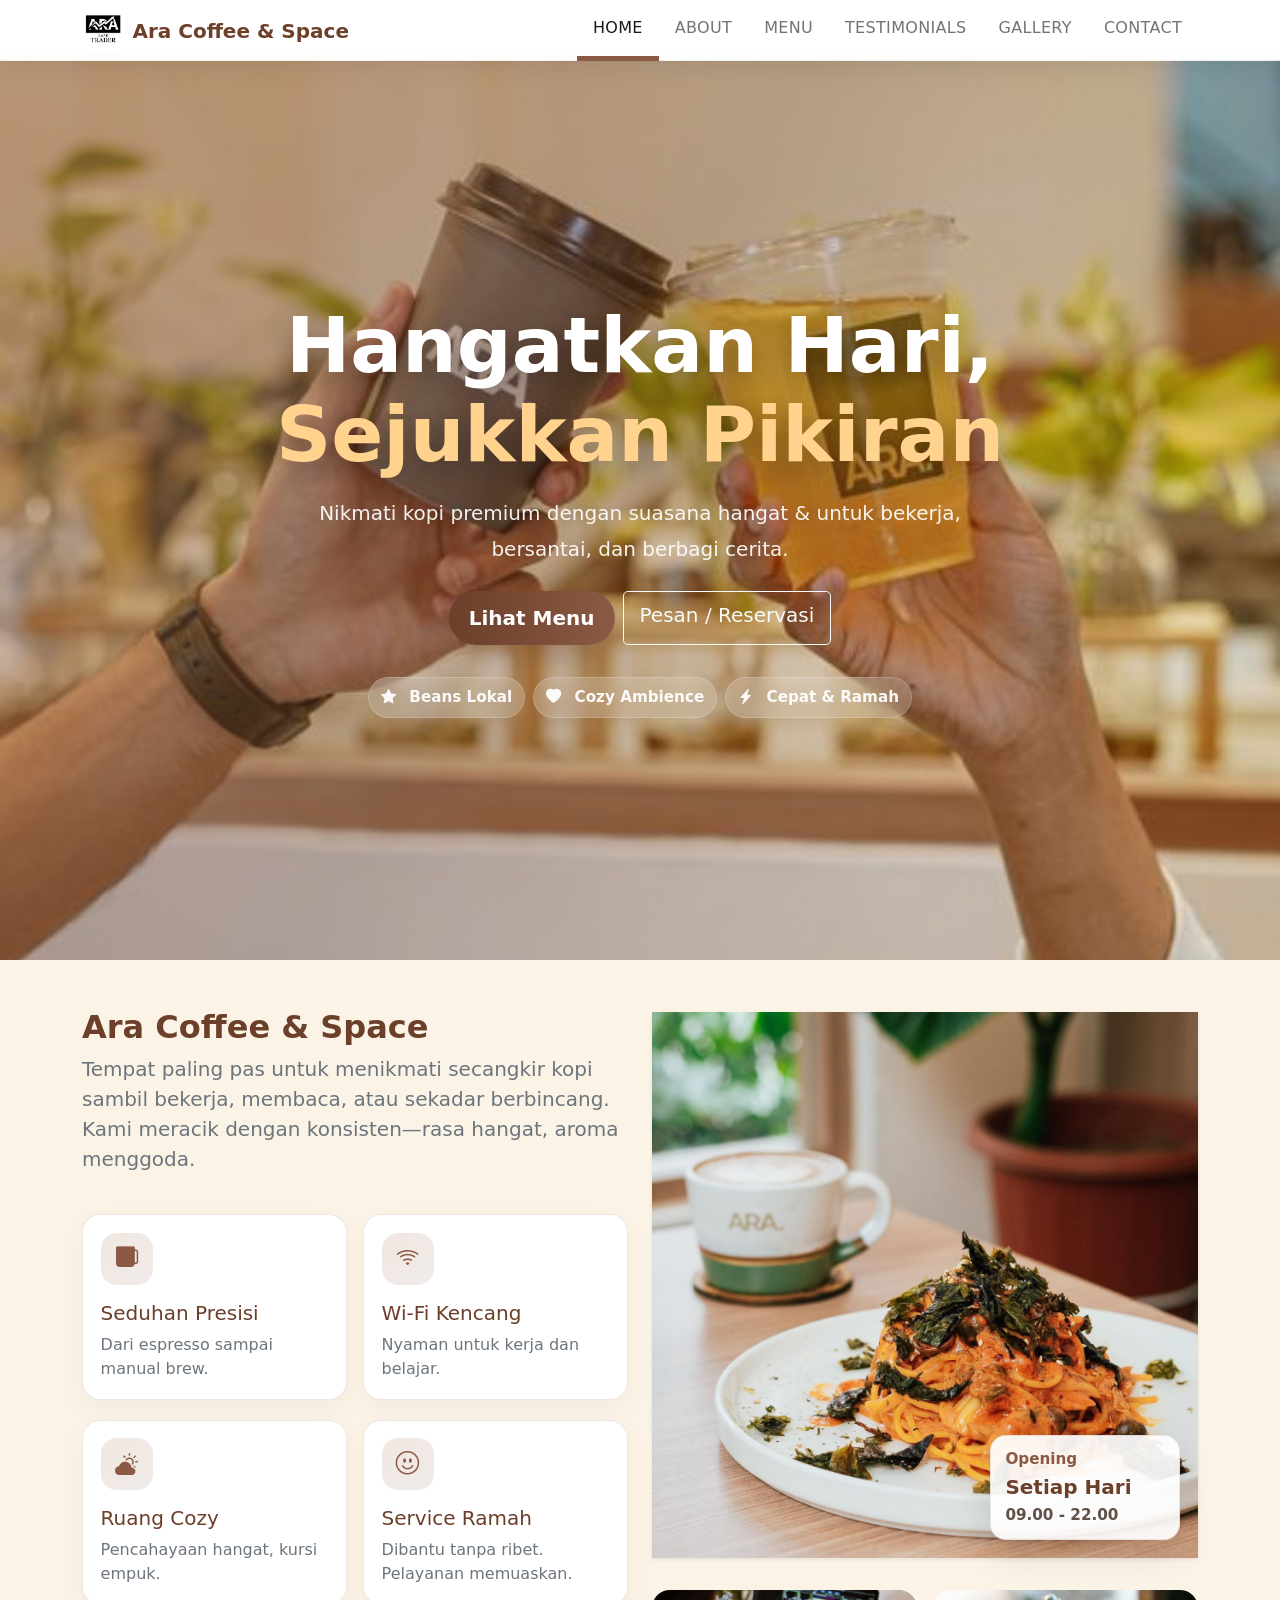
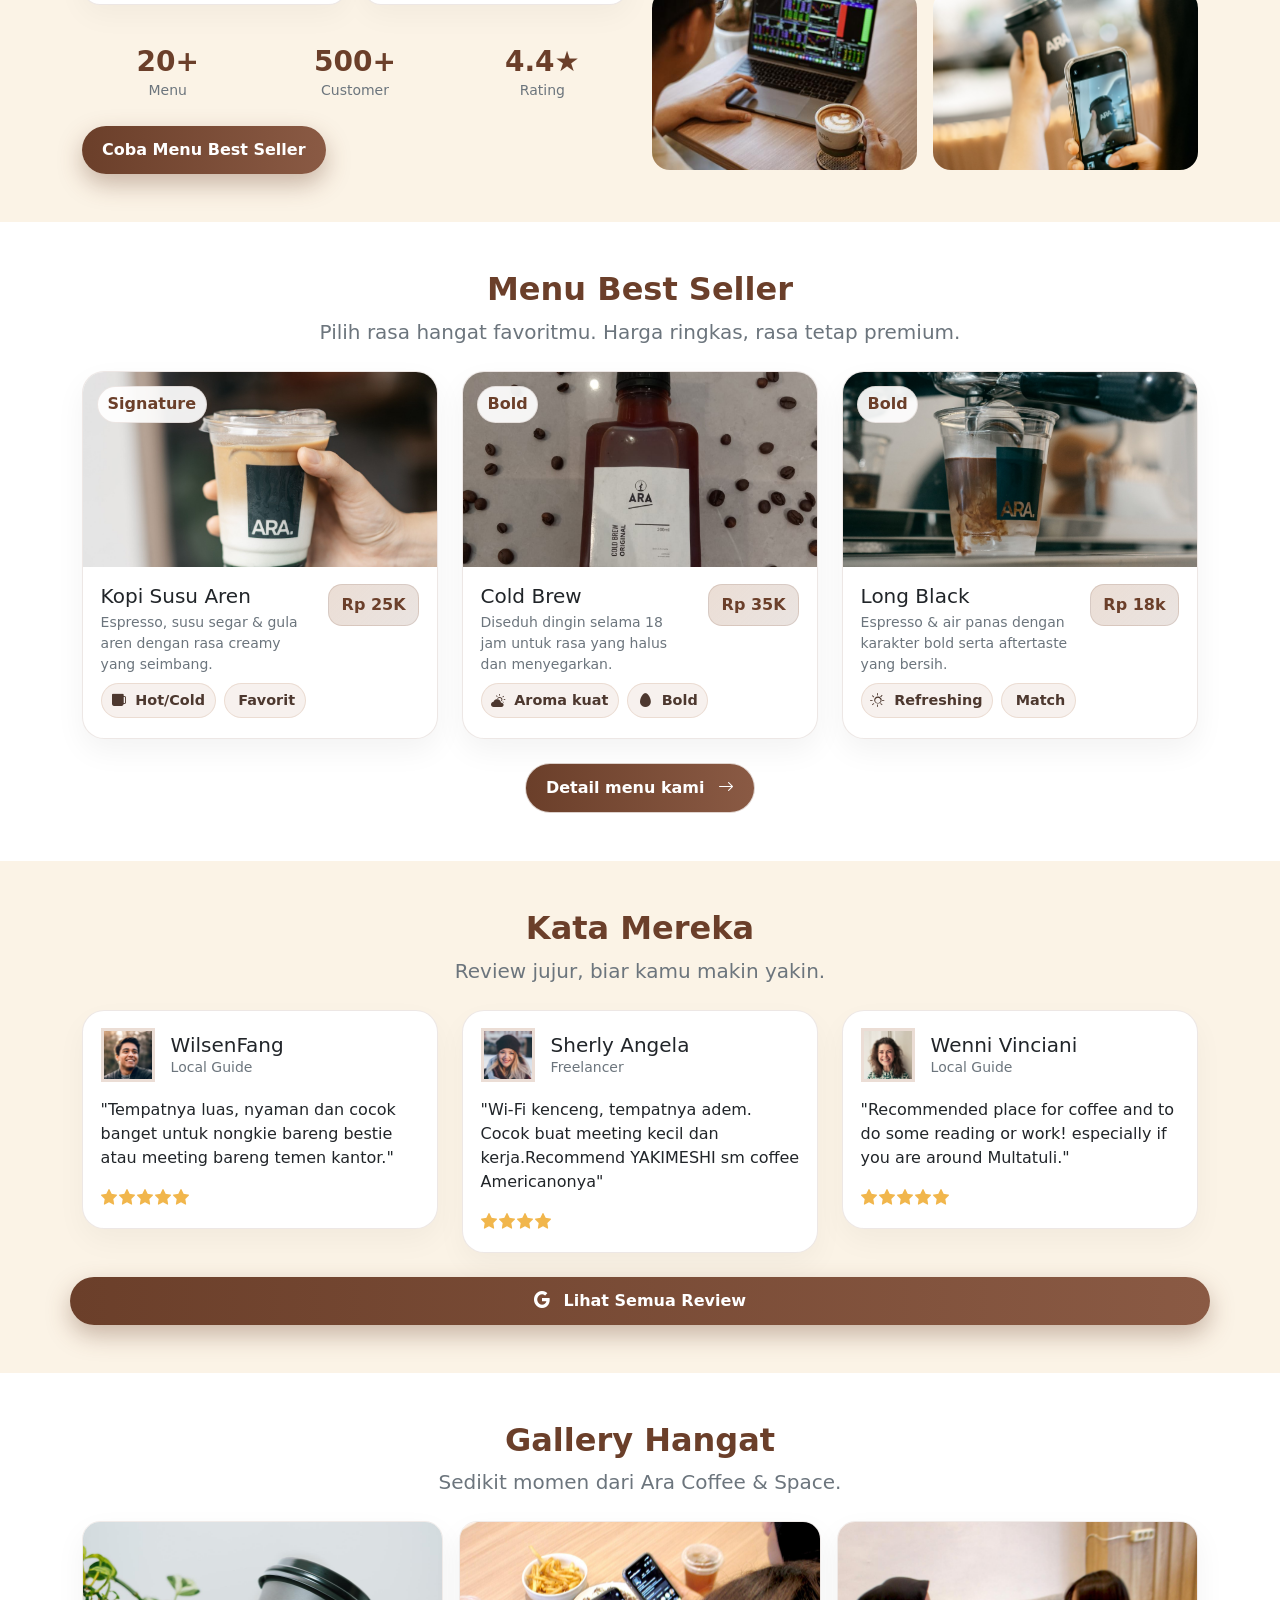
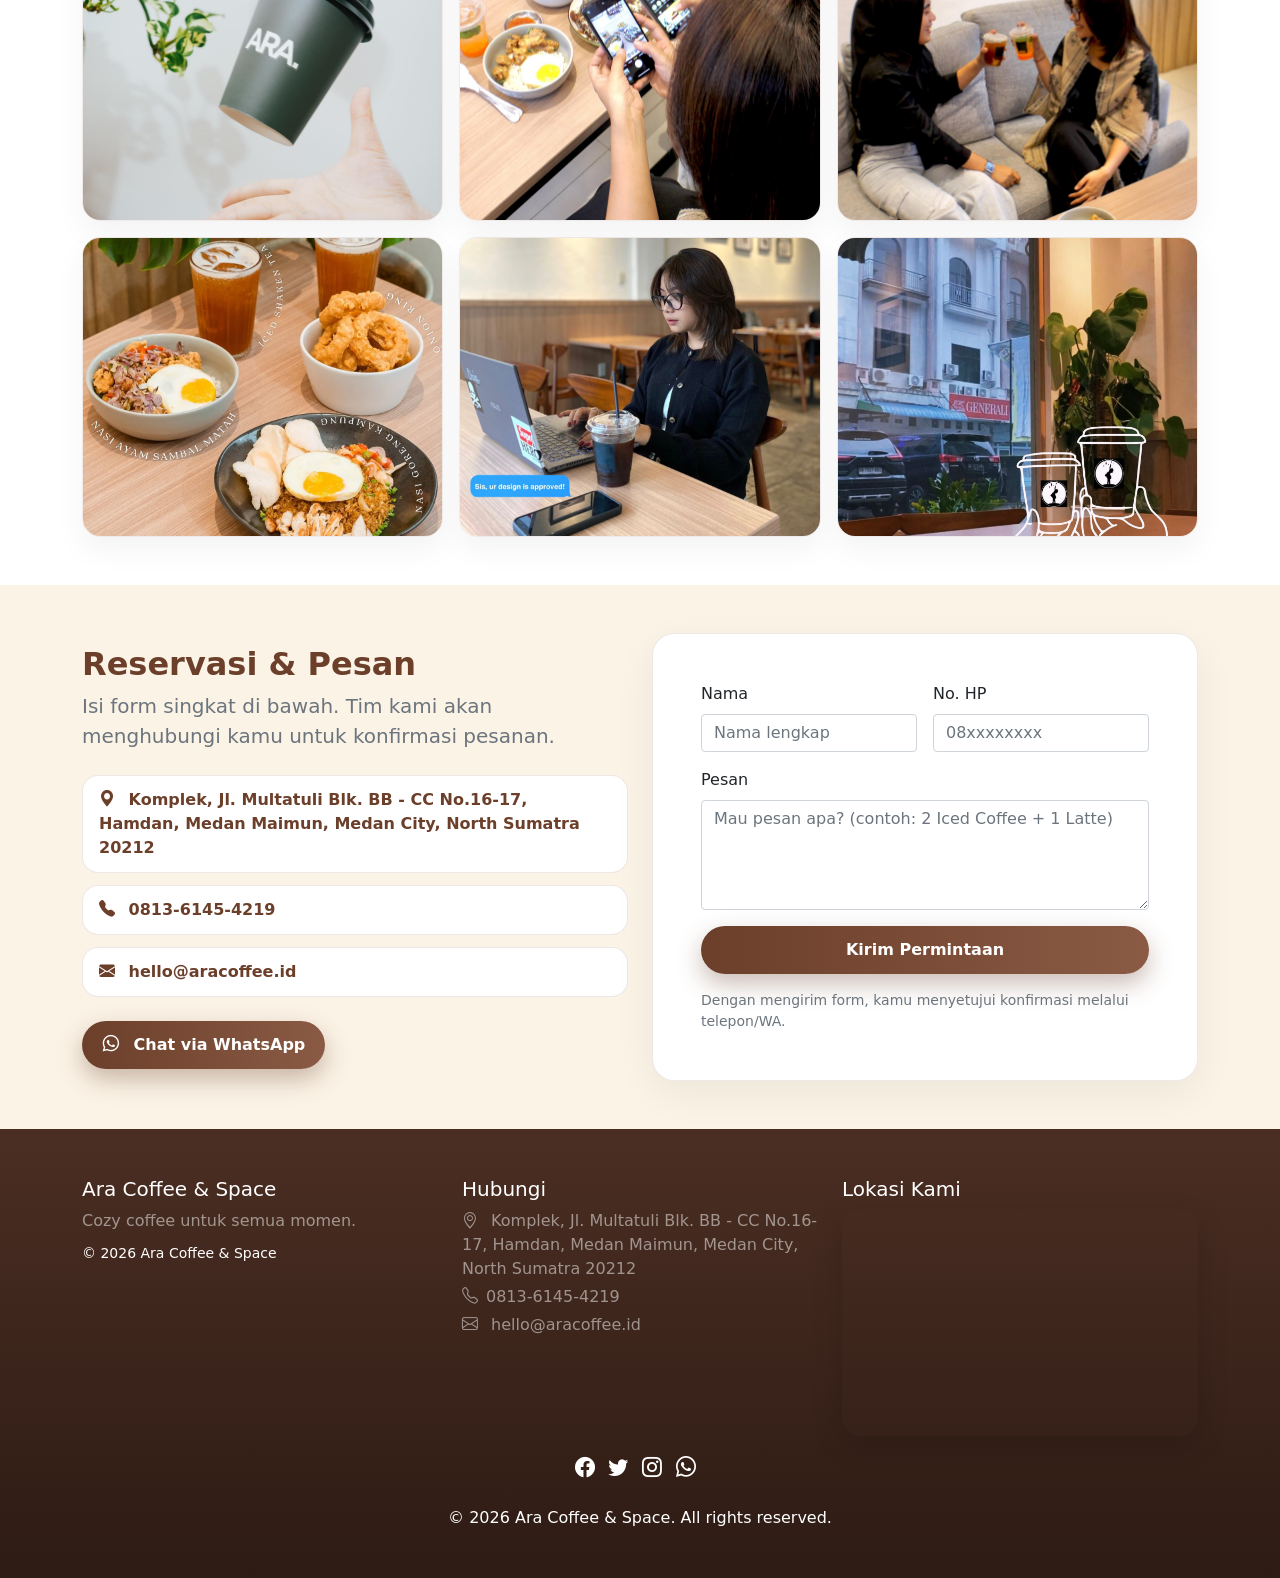
<file: index.html>
<!DOCTYPE html>
<html lang="id">
<head>
  <meta charset="UTF-8" />
  <meta name="viewport" content="width=device-width, initial-scale=1.0" />
  <title>Ara Coffee & Space | Cozy Coffee & Space</title>

  <link rel="stylesheet" href="css/bootstrap.css" />
  <link rel="stylesheet" href="css/style.css" />
  <link rel="icon" href="img/logo.jpeg" type="image/png" />
  <link rel="stylesheet" href="font/bootstrap-icons.css" />
  <link rel="stylesheet" href="css/aos.css" />
</head>

<body data-bs-spy="scroll" data-bs-target="#navbarNav" data-bs-offset="74" tabindex="0">
  <nav class="navbar navbar-expand-md navbar-light bg-light fixed-top py-2 py-md-0" id="main-navbar">
    <div class="container">
      <a class="navbar-brand d-flex align-items-center" href="#showcase">
        <img class="navbar-logo" src="img/logo.jpeg" alt="Ara Coffee & Space Logo" />
        <span class="navbar-brand-text ms-2">Ara Coffee &amp; Space</span>
      </a>


      <button
        class="navbar-toggler"
        type="button"
        data-bs-toggle="collapse"
        data-bs-target="#navbarNav"
        aria-controls="navbarNav"
        aria-expanded="false"
        aria-label="Toggle navigation"
      >
        <span class="navbar-toggler-icon"></span>
      </button>

      <div class="collapse navbar-collapse" id="navbarNav">
        <ul class="navbar-nav ms-auto">
          <li class="nav-item"><a class="nav-link p-3 active" href="#showcase">Home</a></li>
          <li class="nav-item"><a class="nav-link p-3" href="#about">About</a></li>
          <li class="nav-item"><a class="nav-link p-3" href="#menu">Menu</a></li>
          <li class="nav-item"><a class="nav-link p-3" href="#testimonials">Testimonials</a></li>
          <li class="nav-item"><a class="nav-link p-3" href="#gallery">Gallery</a></li>
          <li class="nav-item"><a class="nav-link p-3" href="#contact">Contact</a></li>
        </ul>
      </div>
    </div>
  </nav>

  <!-- HERO / SHOWCASE -->
  <section id="showcase" class="py-5" style="margin-top: 60px;">
    <div class="dark-overlay warm-overlay"></div>
    <div class="container position-relative">
      <div class="row justify-content-center">
        <div class="col-12 col-lg-9 text-center text-white">
          <h1 class="display hero-title" data-aos="fade-up" data-aos-delay="20">
            Hangatkan Hari, <span class="hero-accent">Sejukkan Pikiran</span>
          </h1>
          <p class="lead hero-subtitle" data-aos="fade-up" data-aos-delay="140">
            Nikmati kopi premium dengan suasana hangat &amp; untuk bekerja, bersantai, dan berbagi cerita.
          </p>

          <div class="d-flex flex-column flex-sm-row gap-2 justify-content-center mt-4" data-aos="fade-up" data-aos-delay="220">
            <a href="#menu" class="btn btn-coffee btn-lg">Lihat Menu</a>
            <a href="#contact" class="btn btn-outline-light btn-lg">Pesan / Reservasi</a>
          </div>

          <div class="mt-4 hero-badges d-flex flex-wrap justify-content-center gap-2" data-aos="fade-up" data-aos-delay="320">
            <span class="coffee-pill"><i class="bi bi-star-fill me-2"></i> Beans Lokal</span>
            <span class="coffee-pill"><i class="bi bi-heart-fill me-2"></i> Cozy Ambience</span>
            <span class="coffee-pill"><i class="bi bi-lightning-charge-fill me-2"></i> Cepat &amp; Ramah</span>
          </div>
        </div>
      </div>
    </div>
  </section>

  <!-- ABOUT / CHOOSE US -->
  <section id="about" class="py-5 bg-cream text-brown" aria-label="About">
    <div class="container">
      <div class="row align-items-center g-4">
        <div class="col-lg-6" data-aos="fade-right">
          <h2 class="section-title">Ara Coffee &amp; Space</h2>
          <p class="lead text-muted">
            Tempat paling pas untuk menikmati secangkir kopi sambil bekerja, membaca, atau sekadar berbincang.
            Kami meracik dengan konsisten—rasa hangat, aroma menggoda.
          </p>

          <div class="row mt-4 g-3">
            <div class="col-sm-6">
              <div class="feature-card" >
                <div class="feature-icon"><i class="bi bi-cup-fill"></i></div>
                <h5 class="mt-3">Seduhan Presisi</h5>
                <p class="mb-0 text-muted">Dari espresso sampai manual brew.</p>
              </div>
            </div>
            <div class="col-sm-6">
              <div class="feature-card">
                <div class="feature-icon"><i class="bi bi-wifi"></i></div>
                <h5 class="mt-3">Wi-Fi Kencang</h5>
                <p class="mb-0 text-muted">Nyaman untuk kerja dan belajar.</p>
              </div>
            </div>
          </div>

          <div class="row g-3 mt-1">
            <div class="col-sm-6">
              <div class="feature-card">
                <div class="feature-icon"><i class="bi bi-cloud-sun-fill"></i></div>
                <h5 class="mt-3">Ruang Cozy</h5>
                <p class="mb-0 text-muted">Pencahayaan hangat, kursi empuk.</p>
              </div>
            </div>
            <div class="col-sm-6">
              <div class="feature-card">
                <div class="feature-icon"><i class="bi bi-emoji-smile"></i></div>
                <h5 class="mt-3">Service Ramah</h5>
                <p class="mb-0 text-muted">Dibantu tanpa ribet. Pelayanan memuaskan.</p>
              </div>
            </div>
          </div>

          <div class="row text-center mt-4 g-3">
            <div class="col-4">
              <h3 class="fw-bold text-brown mb-0">20+</h3>
                <small class="text-muted">Menu</small>
          </div>

          <div class="col-4">
            <h3 class="fw-bold text-brown mb-0">500+</h3>
              <small class="text-muted">Customer</small>
          </div>

          <div class="col-4">
            <h3 class="fw-bold text-brown mb-0">4.4★</h3>
              <small class="text-muted">Rating</small>
          </div>
          </div>

          <div class="mt-4" data-aos="fade-right" data-aos-delay="80">
            <a href="#menu" class="btn btn-coffee">Coba Menu Best Seller</a>
          </div>
        </div>

        <div class="col-lg-6" data-aos="fade-left">
          <div class="about-media">
            <img src="img/image4.jpeg" class="img-fluid rounded-4 shadow-sm" alt="Kopi dan suasana cozy" />
            <div class="about-badge">
              <div class="about-badge-top">Opening</div>
              <div class="about-badge-mid">Setiap Hari</div>
              <div class="about-badge-bottom">09.00 - 22.00</div>
            </div>
          </div>

          <div class="row mt-3 g-3">
            <div class="col-6">
              <img src="img/image2.jpeg" class="img-fluid rounded-4 about-thumb" alt="Espresso" />
          </div>

          <div class="col-6">
            <img src="img/image3.jpeg" class="img-fluid rounded-4 about-thumb" alt="Ruang nyaman" />
          </div>  
        </div>
      </div>
    </div>
  </section>

  <!-- MENU -->
  <section id="menu" class="py-5 bg-white" aria-label="Menu">
    <div class="container">
      <div class="row text-center mb-4">
        <div class="col">
          <h2 class="section-title">Menu Best Seller</h2>
          <p class="lead text-muted mb-0">
            Pilih rasa hangat favoritmu. Harga ringkas, rasa tetap premium.
          </p>
        </div>
      </div>

      <div class="row g-4">
        <div class="col-md-6 col-lg-4" data-aos="fade-up">
          <div class="menu-card">
            <div class="menu-img">
              <img src="img/menu1.jpeg" alt="Signature Latte" />
              <span class="menu-tag">Signature</span>
            </div>
            <div class="menu-body">
              <div class="d-flex justify-content-between align-items-start gap-3">
                <div>
                  <h5 class="mb-1">Kopi Susu Aren</h5>
                  <p class="small text-muted mb-2">Espresso, susu segar & gula aren dengan rasa creamy yang seimbang.</p>
                </div>
                <div class="menu-price">Rp 25K</div>
              </div>
              <div class="d-flex gap-2 flex-wrap">
                <span class="coffee-chip"><i class="bi bi-cup-fill me-1"></i> Hot/Cold</span>
                <span class="coffee-chip"><i class="bi bi-sparkles me-1"></i> Favorit</span>
              </div>
            </div>
          </div>
        </div>

        <div class="col-md-6 col-lg-4" data-aos="fade-up" data-aos-delay="80">
          <div class="menu-card">
            <div class="menu-img">
              <img src="img/menu2.jpeg" alt="Caramel Macchiato" />
              <span class="menu-tag">Bold</span>
            </div>
            <div class="menu-body">
              <div class="d-flex justify-content-between align-items-start gap-3">
                <div>
                  <h5 class="mb-1">Cold Brew</h5>
                  <p class="small text-muted mb-2">Diseduh dingin selama 18 jam untuk rasa yang halus dan menyegarkan.</p>
                </div>
                <div class="menu-price">Rp 35K</div>
              </div>
              <div class="d-flex gap-2 flex-wrap">
                <span class="coffee-chip"><i class="bi bi-cloud-sun-fill me-1"></i> Aroma kuat</span>
                <span class="coffee-chip"><i class="bi bi-egg-fill me-1"></i> Bold</span>
              </div>
            </div>
          </div>
        </div>

        <div class="col-md-6 col-lg-4" data-aos="fade-up" data-aos-delay="160">
          <div class="menu-card">
            <div class="menu-img">
              <img src="img/menu3.jpeg" alt="Tropical Iced Coffee" />
              <span class="menu-tag">Bold</span>
            </div>
            <div class="menu-body">
              <div class="d-flex justify-content-between align-items-start gap-3">
                <div>
                  <h5 class="mb-1">Long Black</h5>
                  <p class="small text-muted mb-2">Espresso & air panas dengan karakter bold serta aftertaste yang bersih.</p>
                </div>
                <div class="menu-price">Rp 18k</div>
              </div>
              <div class="d-flex gap-2 flex-wrap">
                <span class="coffee-chip"><i class="bi bi-sun me-1"></i> Refreshing</span>
                <span class="coffee-chip"><i class="bi bi-ice-cream-fill me-1"></i> Match</span>
              </div>
            </div>
          </div>
        </div>
      </div>

      <div class="row mt-4" data-aos="fade-up" data-aos-delay="220">
        <div class="col text-center">
          <a href="menu.html" class="btn btn-coffee-outline">Detail menu kami <i class="bi bi-arrow-right ms-2"></i></a>
        </div>
      </div>
    </div>
  </section>

  <!-- TESTIMONIALS -->
  <section id="testimonials" class="py-5 bg-cream" aria-label="Testimonials">
    <div class="container">
      <div class="row text-center mb-4">
        <div class="col">
          <h2 class="section-title">Kata Mereka</h2>
          <p class="lead text-muted mb-0">Review jujur, biar kamu makin yakin.</p>
        </div>
      </div>

      <div class="row g-4">
        <div class="col-md-6 col-lg-4" data-aos="fade-up">
          <div class="testimonial-card">
            <div class="d-flex align-items-center gap-3">
              <img src="img/people1.jpg" class="testimonial-avatar" alt="Customer" />
              <div>
                <h5 class="mb-0">WilsenFang</h5>
                <div class="small text-muted">Local Guide</div>
              </div>
            </div>
            <p class="mt-3 mb-0">"Tempatnya luas, nyaman dan cocok banget untuk nongkie bareng bestie atau meeting bareng temen kantor."</p>
            <div class="rating mt-3" aria-label="Rating 5">
              <i class="bi bi-star-fill"></i><i class="bi bi-star-fill"></i><i class="bi bi-star-fill"></i><i class="bi bi-star-fill"></i><i class="bi bi-star-fill"></i>
            </div>
          </div>
        </div>

        <div class="col-md-6 col-lg-4" data-aos="fade-up" data-aos-delay="80">
          <div class="testimonial-card">
            <div class="d-flex align-items-center gap-3">
              <img src="img/people2.jpg" class="testimonial-avatar" alt="Customer" />
              <div>
                <h5 class="mb-0">Sherly Angela</h5>
                <div class="small text-muted">Freelancer</div>
              </div>
            </div>
            <p class="mt-3 mb-0">"Wi-Fi kenceng, tempatnya adem. Cocok buat meeting kecil dan kerja.Recommend YAKIMESHI sm coffee Americanonya"</p>
            <div class="rating mt-3" aria-label="Rating 5">
              <i class="bi bi-star-fill"></i><i class="bi bi-star-fill"></i><i class="bi bi-star-fill"></i><i class="bi bi-star-fill"></i>
            </div>
          </div>
        </div>

        <div class="col-md-6 col-lg-4" data-aos="fade-up" data-aos-delay="160">
          <div class="testimonial-card">
            <div class="d-flex align-items-center gap-3">
              <img src="img/people3.jpg" class="testimonial-avatar" alt="Customer" />
              <div>
                <h5 class="mb-0">Wenni Vinciani</h5>
                <div class="small text-muted">Local Guide</div>
              </div>
            </div>
            <p class="mt-3 mb-0">"Recommended place for coffee and to do some reading or work! especially if you are around Multatuli."</p>
            <div class="rating mt-3" aria-label="Rating 5">
              <i class="bi bi-star-fill"></i><i class="bi bi-star-fill"></i><i class="bi bi-star-fill"></i><i class="bi bi-star-fill"></i><i class="bi bi-star-fill"></i>
            </div>
          </div>
        </div>

        <a href="LINK_GOOGLE_MAPS" target="_blank" class="btn btn-coffee" data-aos="fade-up" data-aos-delay="220">
    <i class="bi bi-google me-2"></i>
    Lihat Semua Review
</a>
      </div>
    </div>
  </section>

  <!-- GALLERY -->
  <section id="gallery" class="py-5 bg-white" aria-label="Gallery">
    <div class="container">
      <div class="row text-center mb-4">
        <div class="col">
          <h2 class="section-title">Gallery Hangat</h2>
          <p class="lead text-muted mb-0">Sedikit momen dari Ara Coffee &amp; Space.</p>
        </div>
      </div>

      <div class="row g-3">
        <div class="col-6 col-md-4" data-aos="zoom-in"><img src="img/gallery1.jpg" class="img-fluid gallery-img" alt="Gallery 1" /></div>
        <div class="col-6 col-md-4" data-aos="zoom-in" data-aos-delay="80"><img src="img/gallery2.jpg" class="img-fluid gallery-img" alt="Gallery 2" /></div>
        <div class="col-6 col-md-4" data-aos="zoom-in" data-aos-delay="160"><img src="img/gallery3.jpg" class="img-fluid gallery-img" alt="Gallery 3" /></div>
        <div class="col-6 col-md-4" data-aos="zoom-in"><img src="img/gallery4.jpg" class="img-fluid gallery-img" alt="Gallery 4" /></div>
        <div class="col-6 col-md-4" data-aos="zoom-in" data-aos-delay="80"><img src="img/gallery5.jpg" class="img-fluid gallery-img" alt="Gallery 5" /></div>
        <div class="col-6 col-md-4" data-aos="zoom-in" data-aos-delay="160"><img src="img/gallery6.jpg" class="img-fluid gallery-img" alt="Gallery 6" /></div>
      </div>
    </div>
  </section>

  <!-- CONTACT -->
  <section id="contact" class="py-5 bg-cream" aria-label="Contact">
    <div class="container">
      <div class="row g-4 align-items-center">
        <div class="col-lg-6" data-aos="fade-right">
          <h2 class="section-title">Reservasi &amp; Pesan</h2>
          <p class="lead text-muted">
            Isi form singkat di bawah. Tim kami akan menghubungi kamu untuk konfirmasi pesanan.
          </p>

          <div class="contact-list mt-4">
            <div class="contact-item"><i class="bi bi-geo-alt-fill me-2"></i> Komplek, Jl. Multatuli Blk. BB - CC No.16-17, Hamdan, Medan Maimun, Medan City, North Sumatra 20212</div>
            <div class="contact-item"><i class="bi bi-telephone-fill me-2"></i> 0813-6145-4219</div>
            <div class="contact-item"><i class="bi bi-envelope-fill me-2"></i> hello@aracoffee.id</div>
          </div>

          <div class="mt-4" data-aos="fade-right" data-aos-delay="80">
            <a href="#" class="btn btn-coffee"><i class="bi bi-whatsapp me-2"></i> Chat via WhatsApp</a>
          </div>
        </div>

        <div class="col-lg-6" data-aos="fade-left">
          <div class="contact-card p-4 p-md-5">
            <form onsubmit="event.preventDefault(); alert('Permintaan terkirim! (Demo)');">
              <div class="row g-3">
                <div class="col-md-6">
                  <label class="form-label" for="name">Nama</label>
                  <input class="form-control" id="name" type="text" placeholder="Nama lengkap" required />
                </div>
                <div class="col-md-6">
                  <label class="form-label" for="phone">No. HP</label>
                  <input class="form-control" id="phone" type="tel" placeholder="08xxxxxxxx" required />
                </div>
                <div class="col-12">
                  <label class="form-label" for="message">Pesan</label>
                  <textarea class="form-control" id="message" rows="4" placeholder="Mau pesan apa? (contoh: 2 Iced Coffee + 1 Latte)" required></textarea>
                </div>
                <div class="col-12 d-grid">
                  <button class="btn btn-coffee" type="submit">Kirim Permintaan</button>
                </div>
                <div class="col-12">
                  <div class="small text-muted">
                    Dengan mengirim form, kamu menyetujui konfirmasi melalui telepon/WA.
                  </div>
                </div>
              </div>
            </form>
          </div>
        </div>
      </div>
    </div>
  </section>

  <!-- FOOTER -->
  <footer id="main-footer" class="text-white text-center py-5">
    <div class="container">
      <div class="row">
        <div class="text-md-start col-md-4 me-auto" data-aos="fade-right" data-aos-delay="80">
          <h5 class="mb-2">Ara Coffee &amp; Space</h5>
          <p class="mb-2 text-white-50">Cozy coffee untuk semua momen.</p>
          <small>&copy; 2026 Ara Coffee &amp; Space</small>
        </div>

        <div class="text-md-start col-md-4 mt-4 mt-md-0" data-aos="fade-up" data-aos-delay="220">
          <h5 class="mb-2">Hubungi</h5>
          <p class="mb-1 text-white-50"><i class="bi bi-geo-alt me-2"></i> Komplek, Jl. Multatuli Blk. BB - CC No.16-17, Hamdan, Medan Maimun, Medan City, North Sumatra 20212</p>
          <p class="mb-1 text-white-50"><i class="bi bi-telephone me-2"></i>0813-6145-4219</p>
          <p class="mb-0 text-white-50"><i class="bi bi-envelope me-2"></i> hello@aracoffee.id</p>
        </div>

        <div class="text-md-start col-md-4 mt-4 mt-md-0" data-aos="fade-left" data-aos-delay="320">
          <h5 class="mb-2">Lokasi Kami</h5>
        <div class="footer-map">
          <iframe src="https://www.google.com/maps/embed?pb=!1m14!1m8!1m3!1d3982.0533859078732!2d98.6820838!3d3.5752007!3m2!1i1024!2i768!4f13.1!3m3!1m2!1s0x303131276dc8e4af%3A0x5c8fc53646486e07!2sARA%20Coffee%20by%20Sucor%20Sekuritas!5e0!3m2!1sen!2sid!4v1783441939118!5m2!1sen!2sid" width="600" height="450" style="border:0;" allowfullscreen="" loading="lazy" referrerpolicy="strict-origin-when-cross-origin"></iframe>
        </div>
        </div>

        <div class="col-12 pt-3">
          <a href="#" class="text-white text-decoration-none me-2" aria-label="Facebook"><i class="bi-facebook fs-5 bi"></i></a>
          <a href="#" class="text-white text-decoration-none me-2" aria-label="Twitter"><i class="bi-twitter fs-5 bi"></i></a>
          <a href="#" class="text-white text-decoration-none me-2" aria-label="Instagram"><i class="bi-instagram fs-5 bi"></i></a>
          <a href="#" class="text-white text-decoration-none me-2" aria-label="WhatsApp"><i class="bi-whatsapp fs-5 bi"></i></a>
        </div>

        <p class="mb-0 mt-4">&copy; 2026 Ara Coffee &amp; Space. All rights reserved.</p>
      </div>
    </div>
  </footer>

  <script src="js/bootstrap.bundle.js"></script>
  <script src="js/aos.js"></script>
  <script>
    AOS.init({
      duration: 900,
      once: true
    });
  </script>
</body>
</html>
</file>
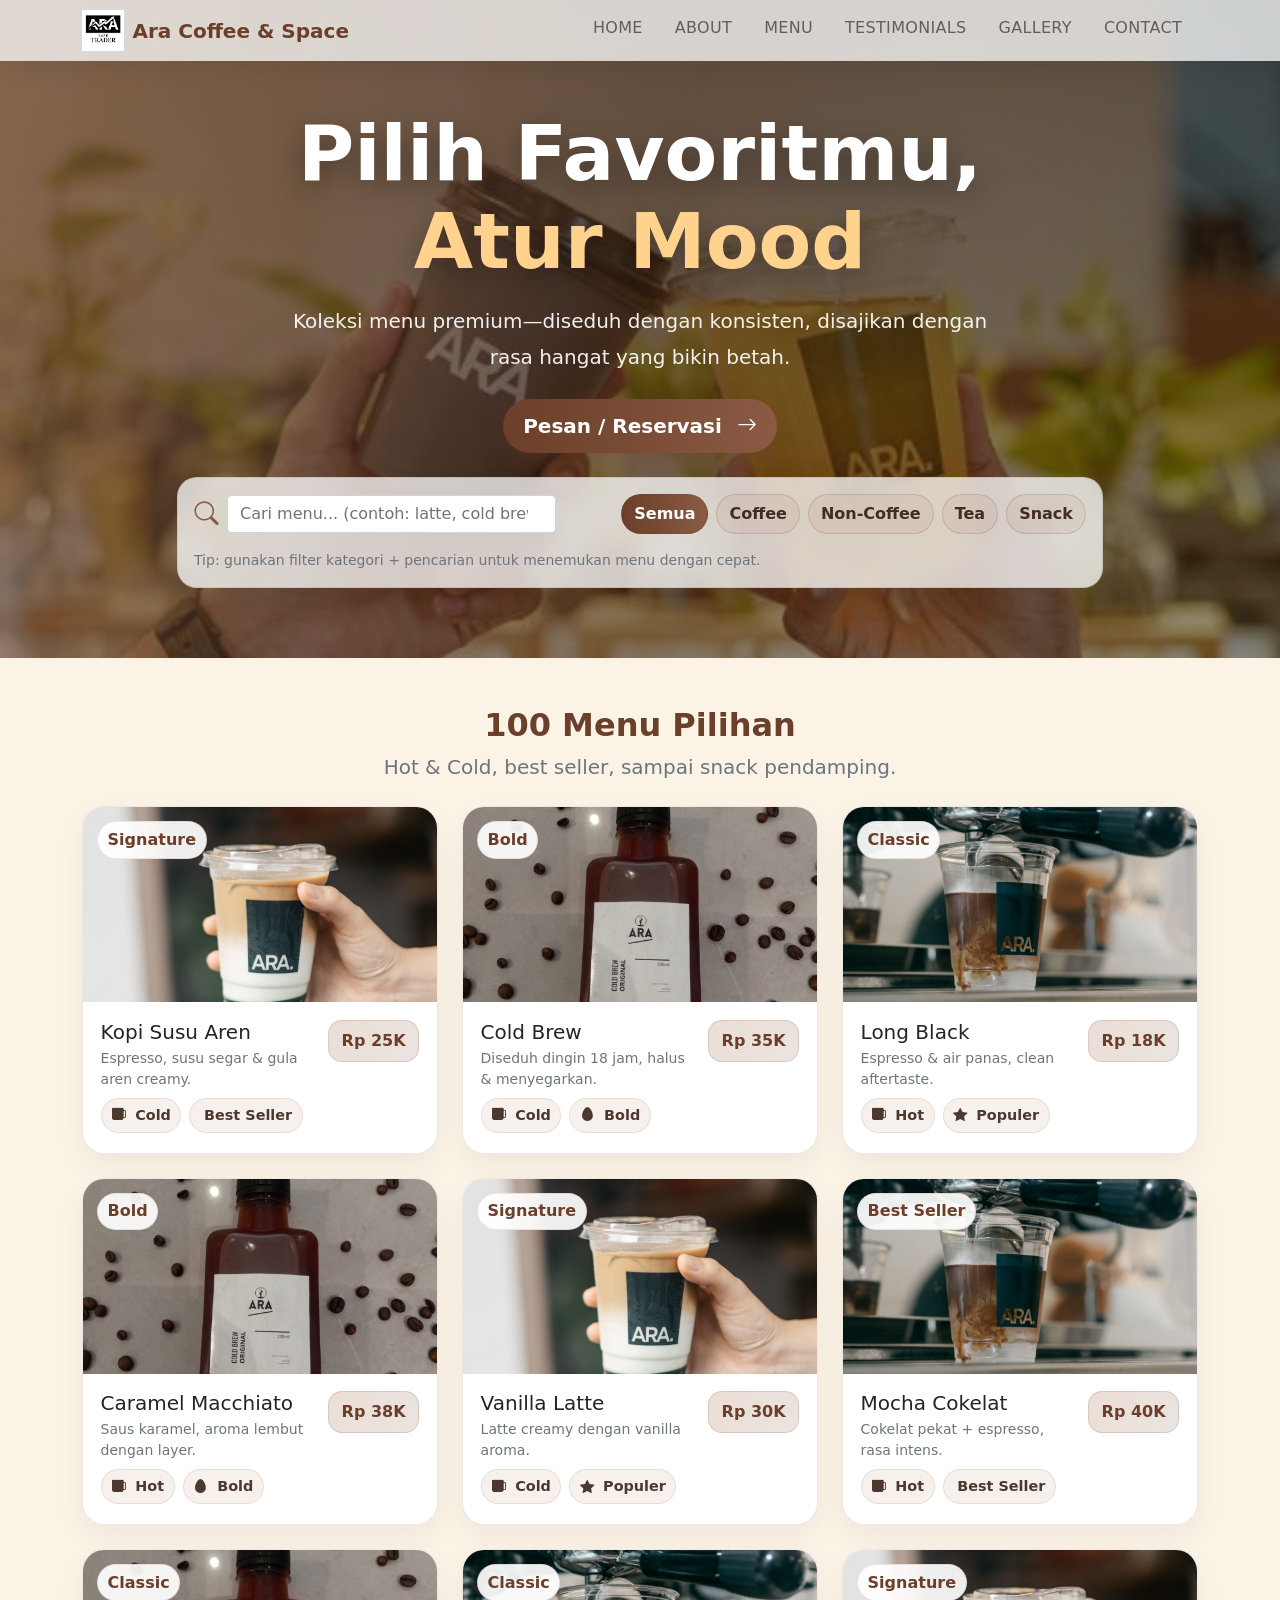
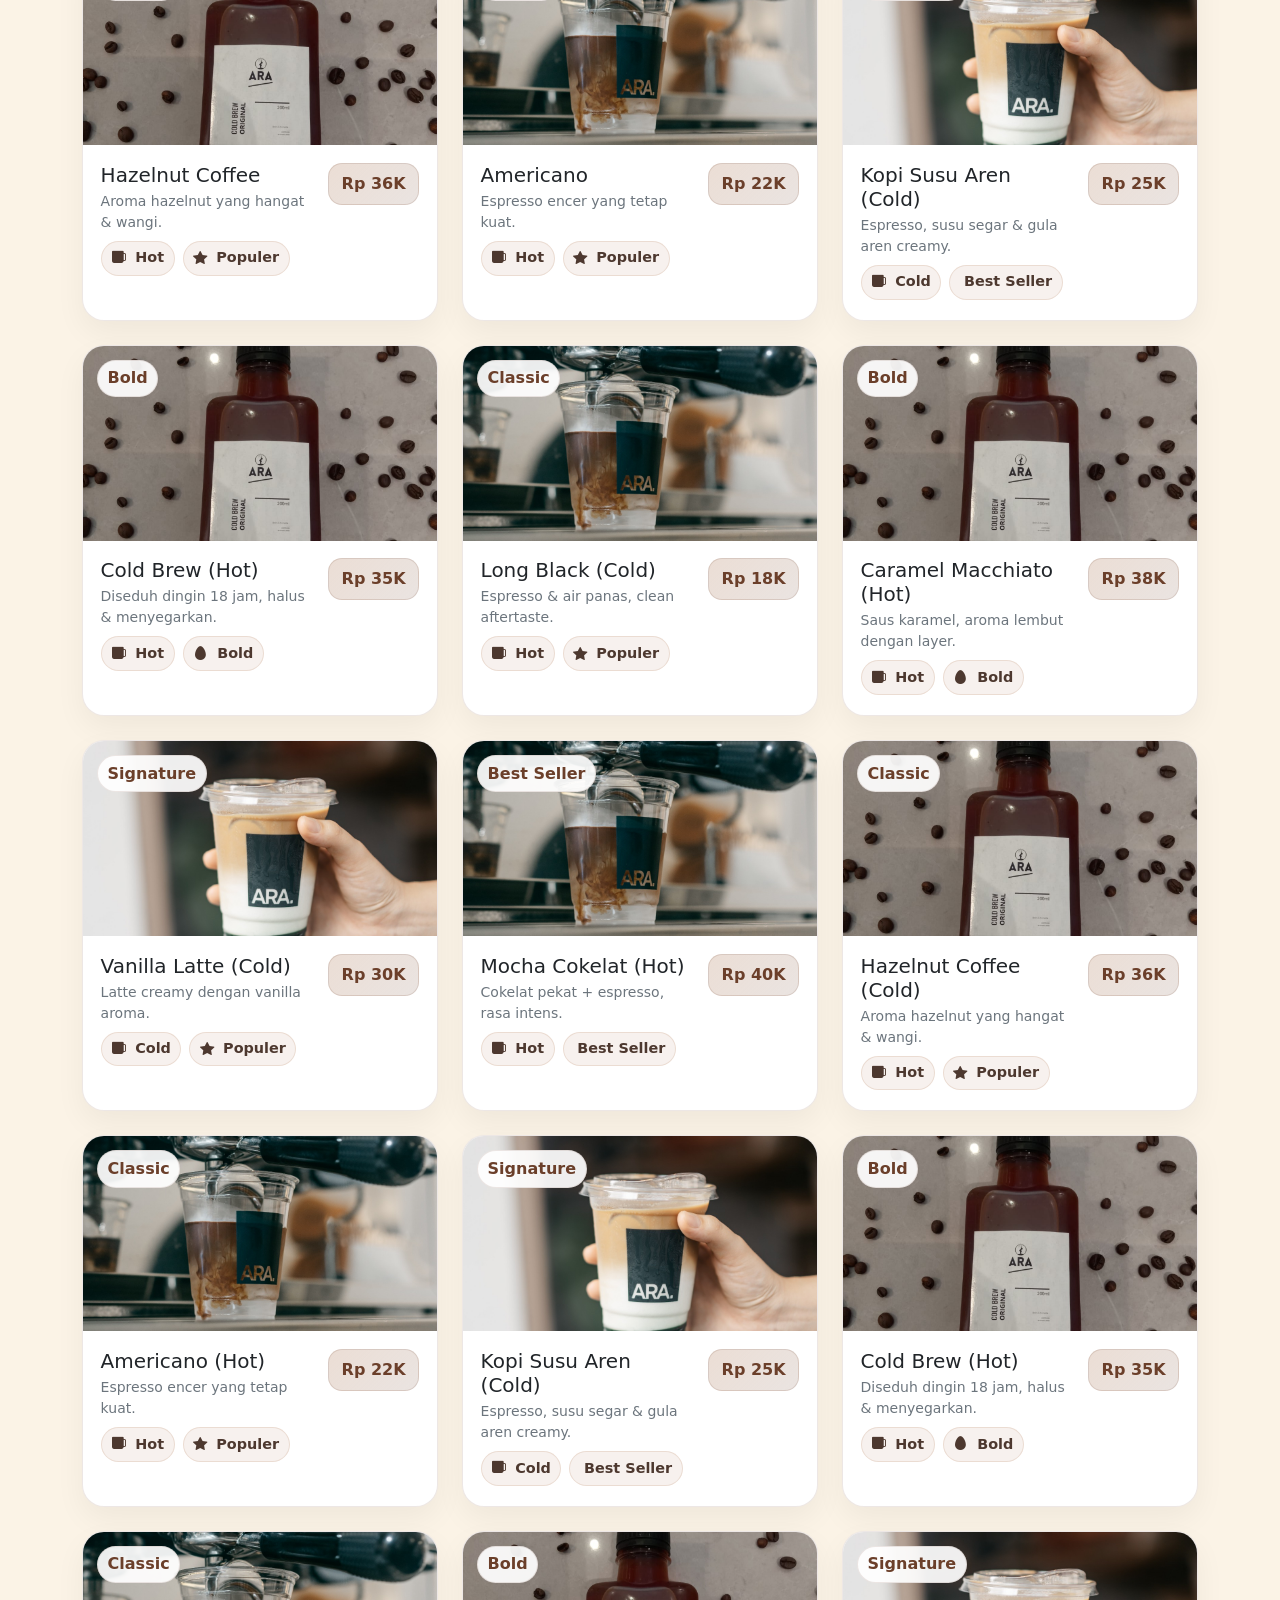
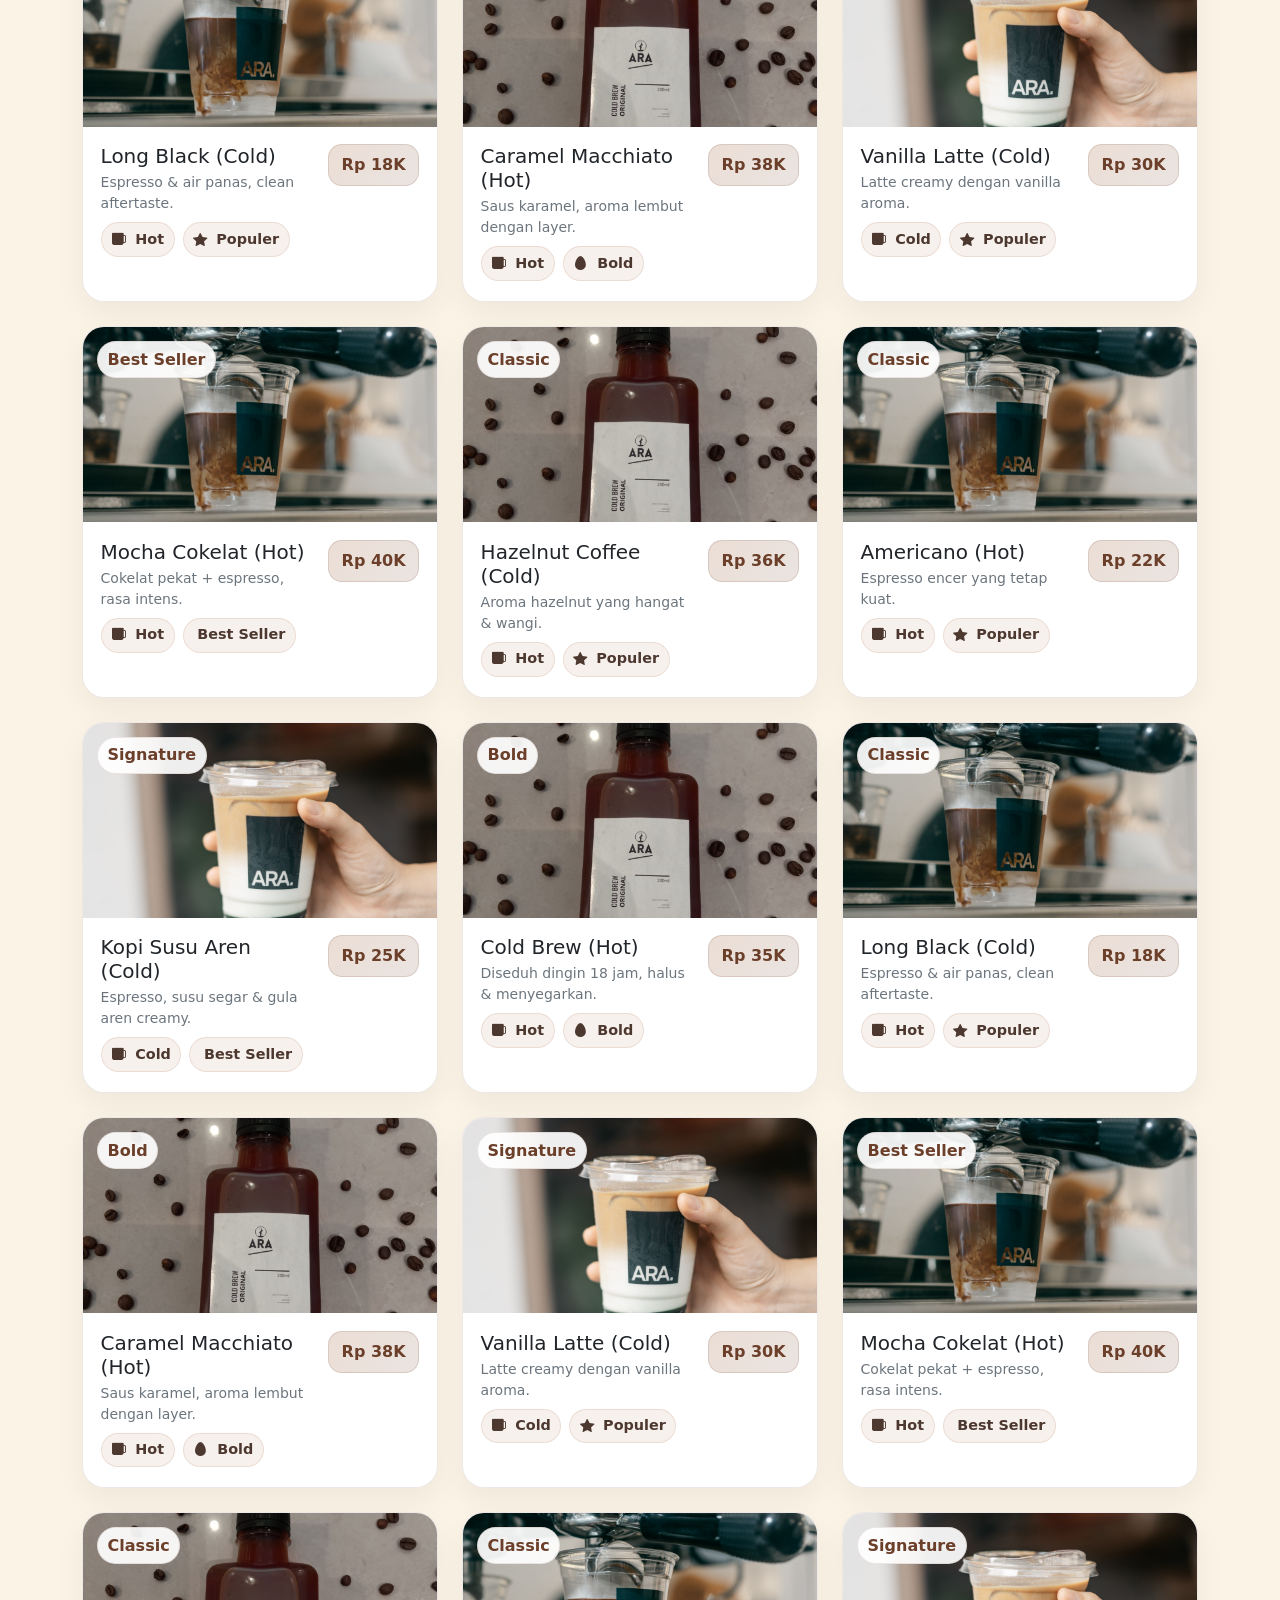
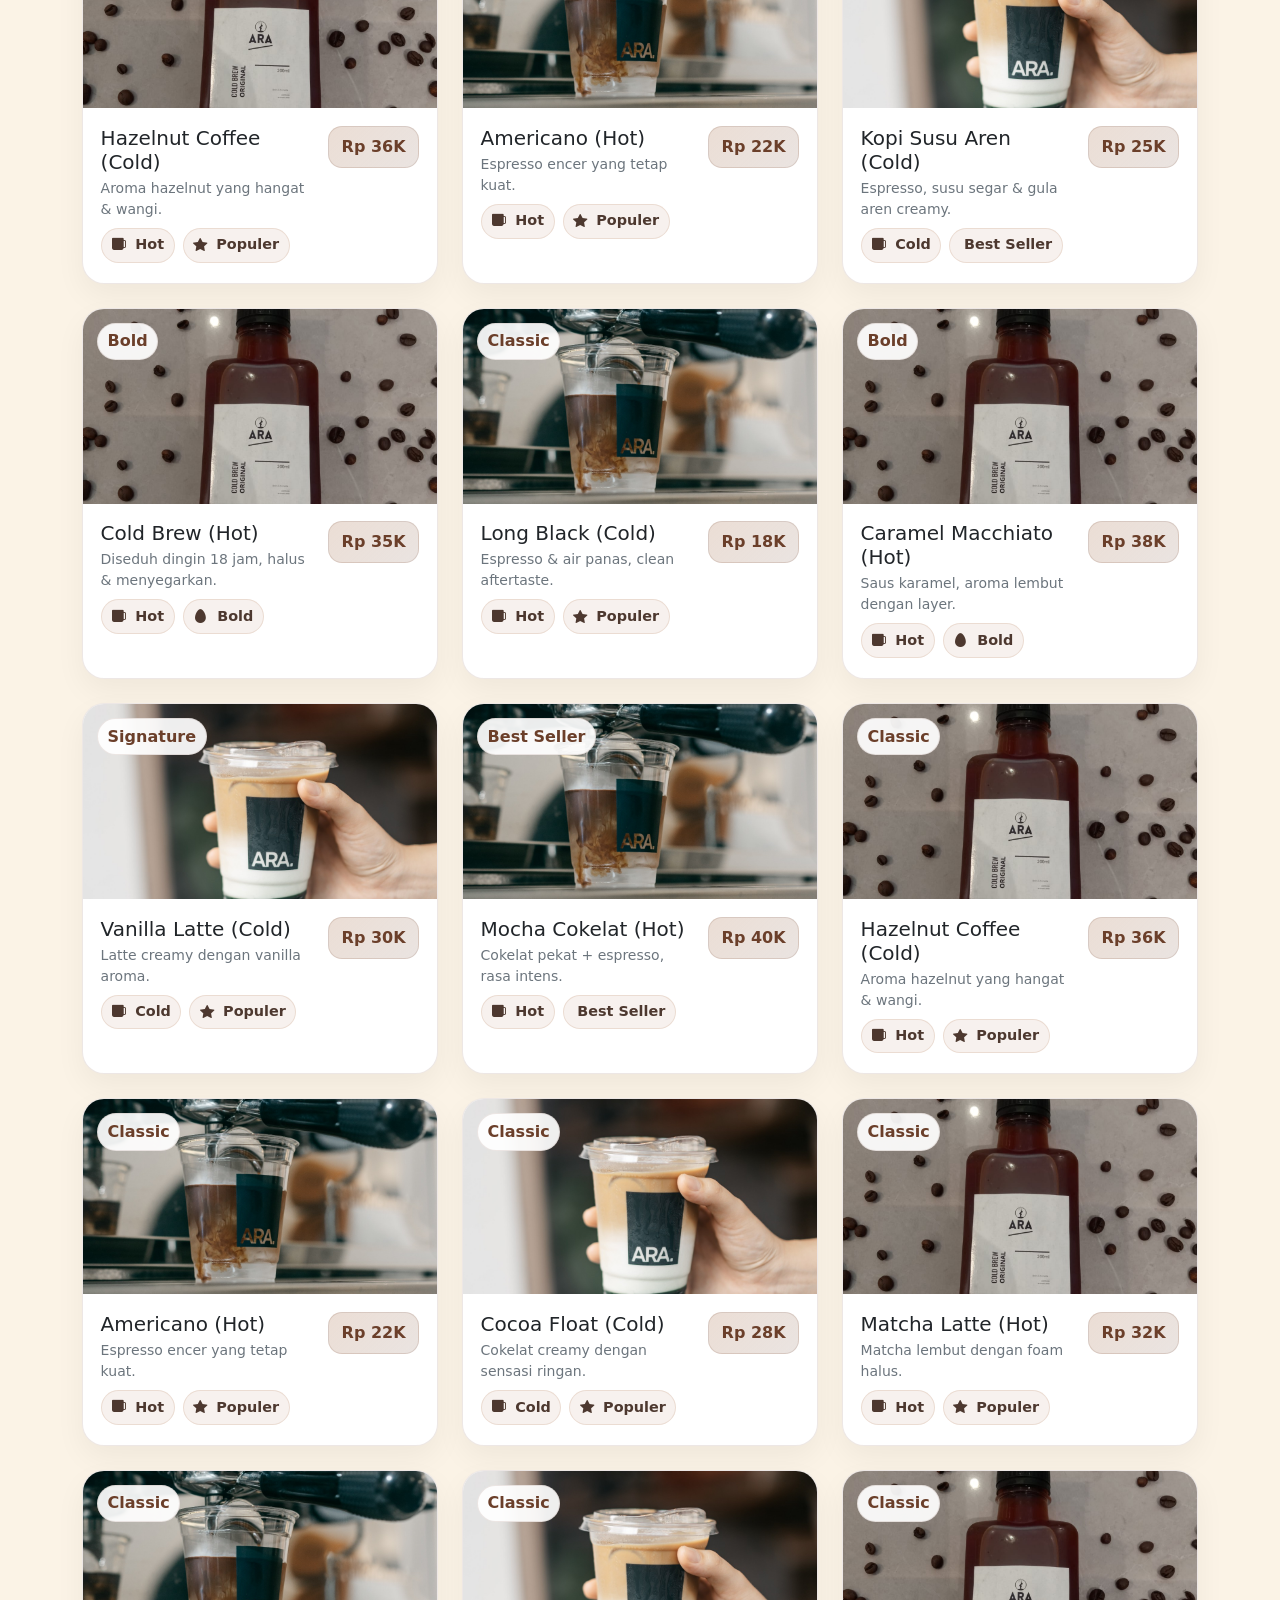
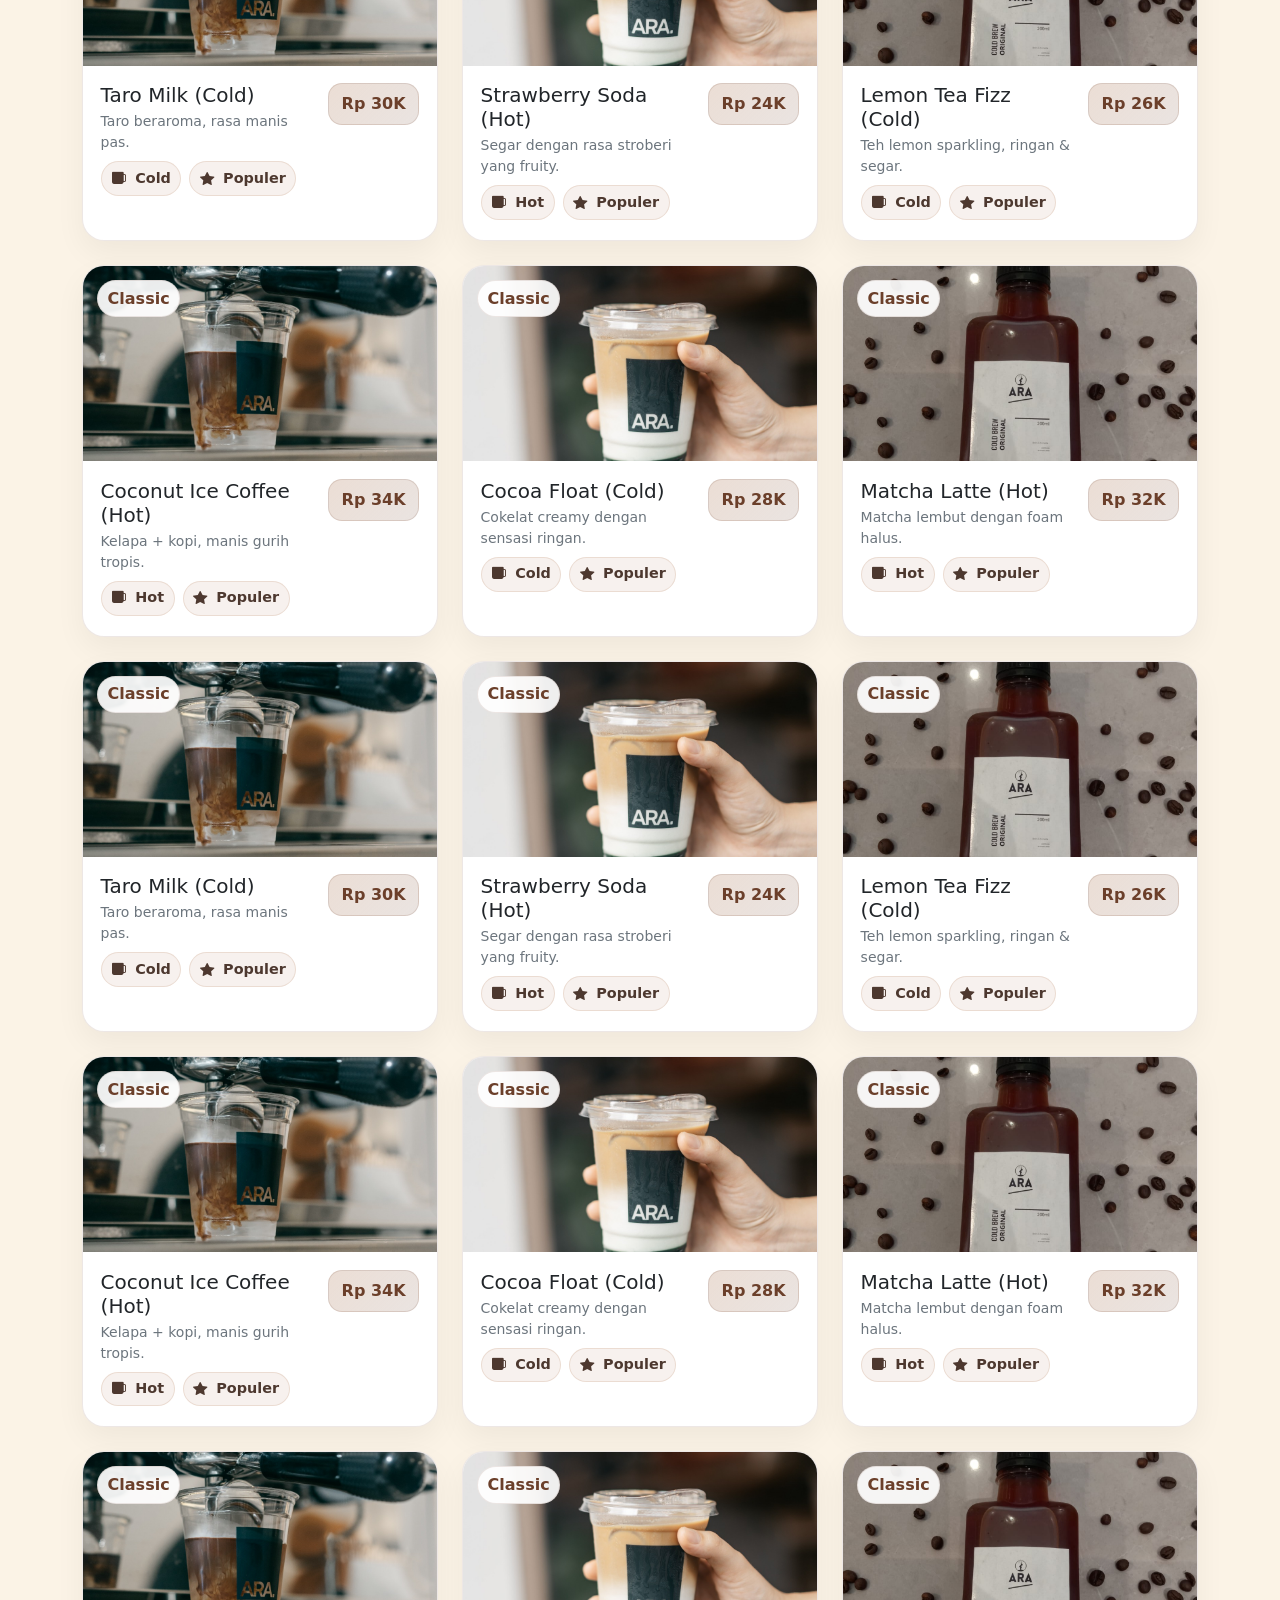
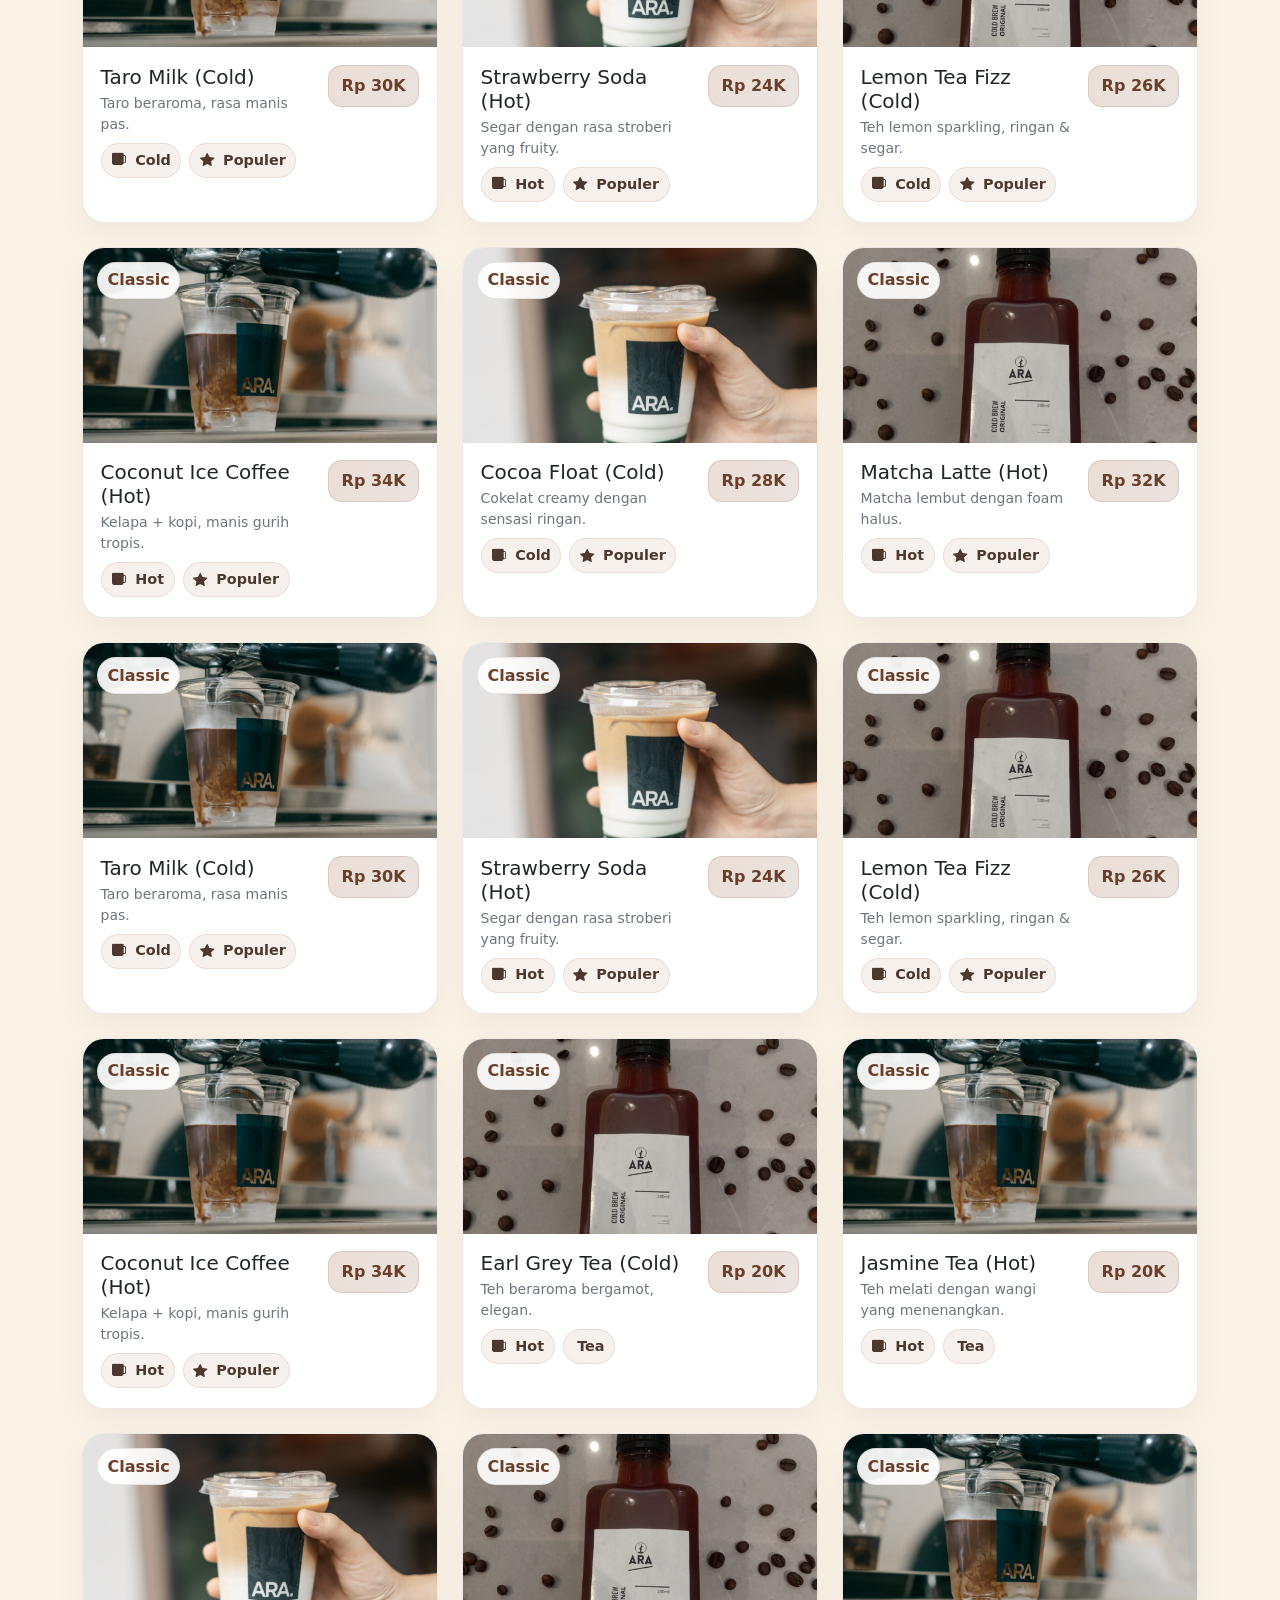
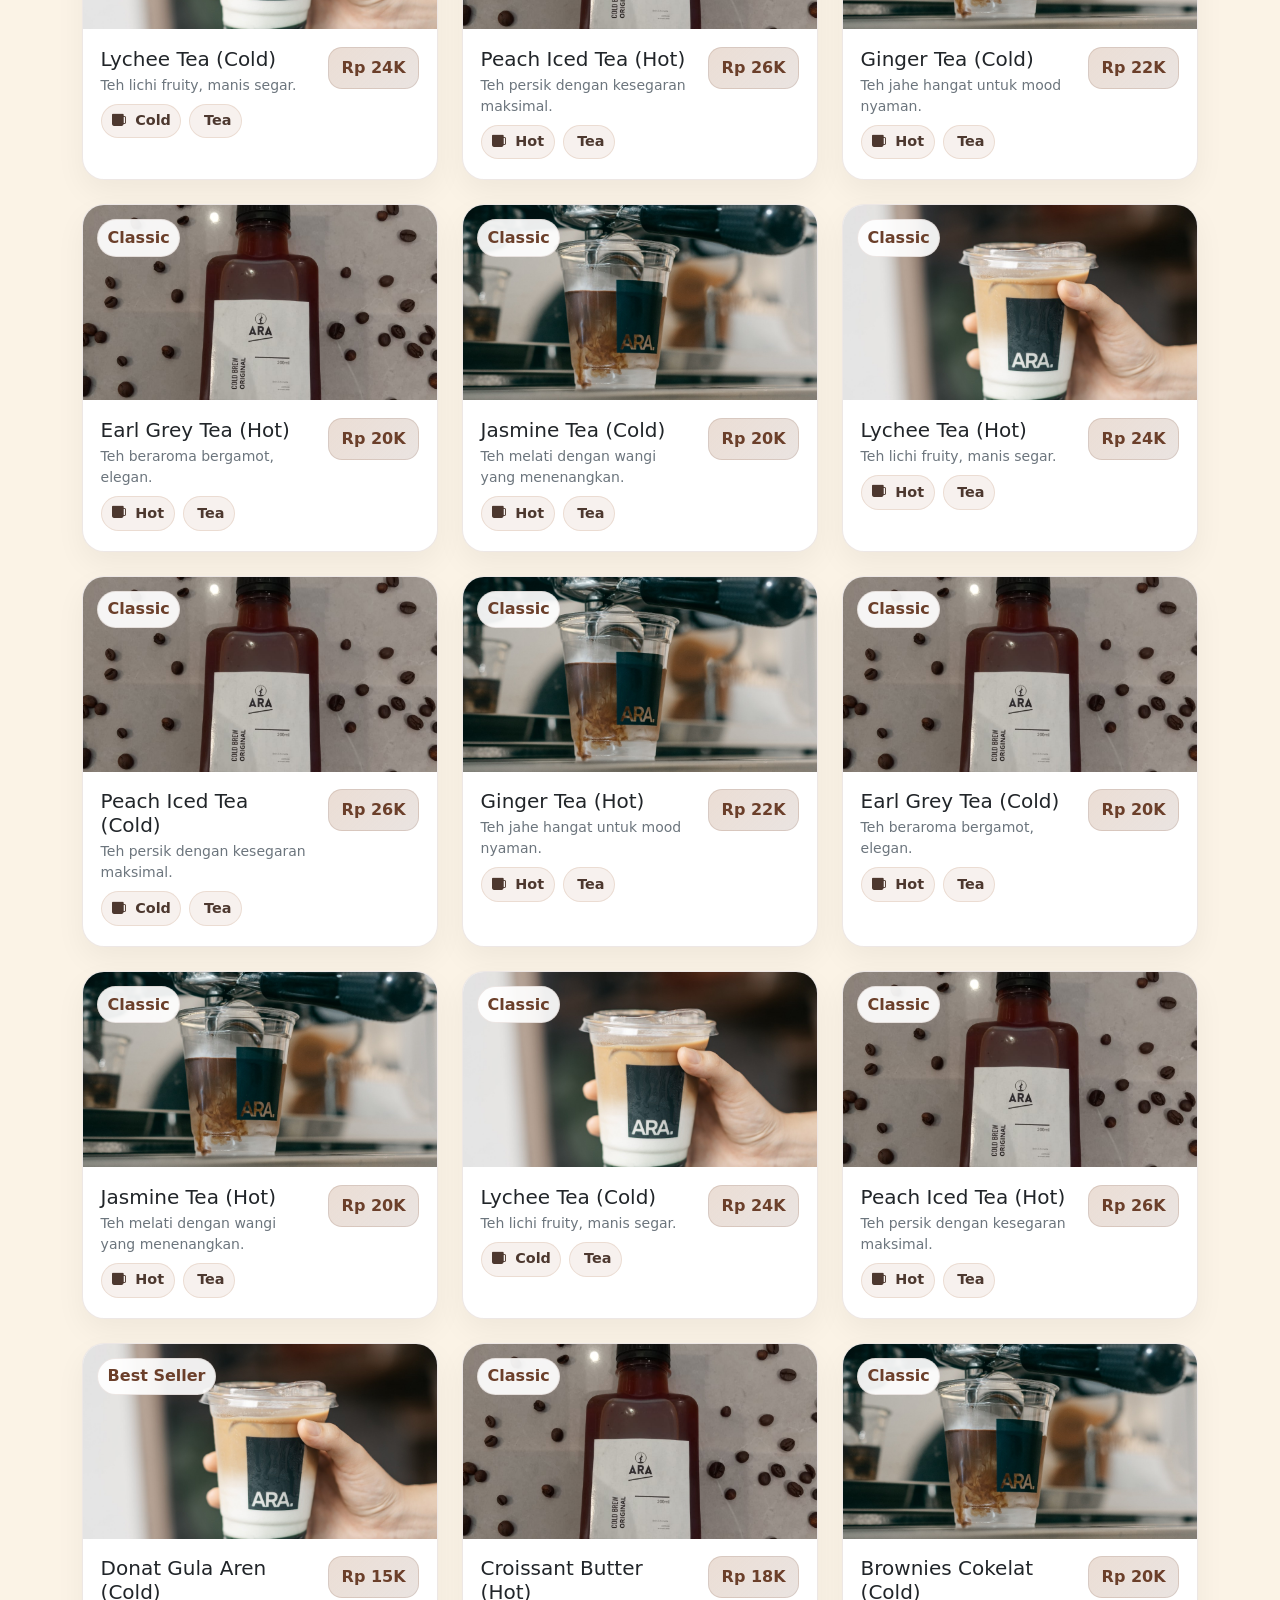
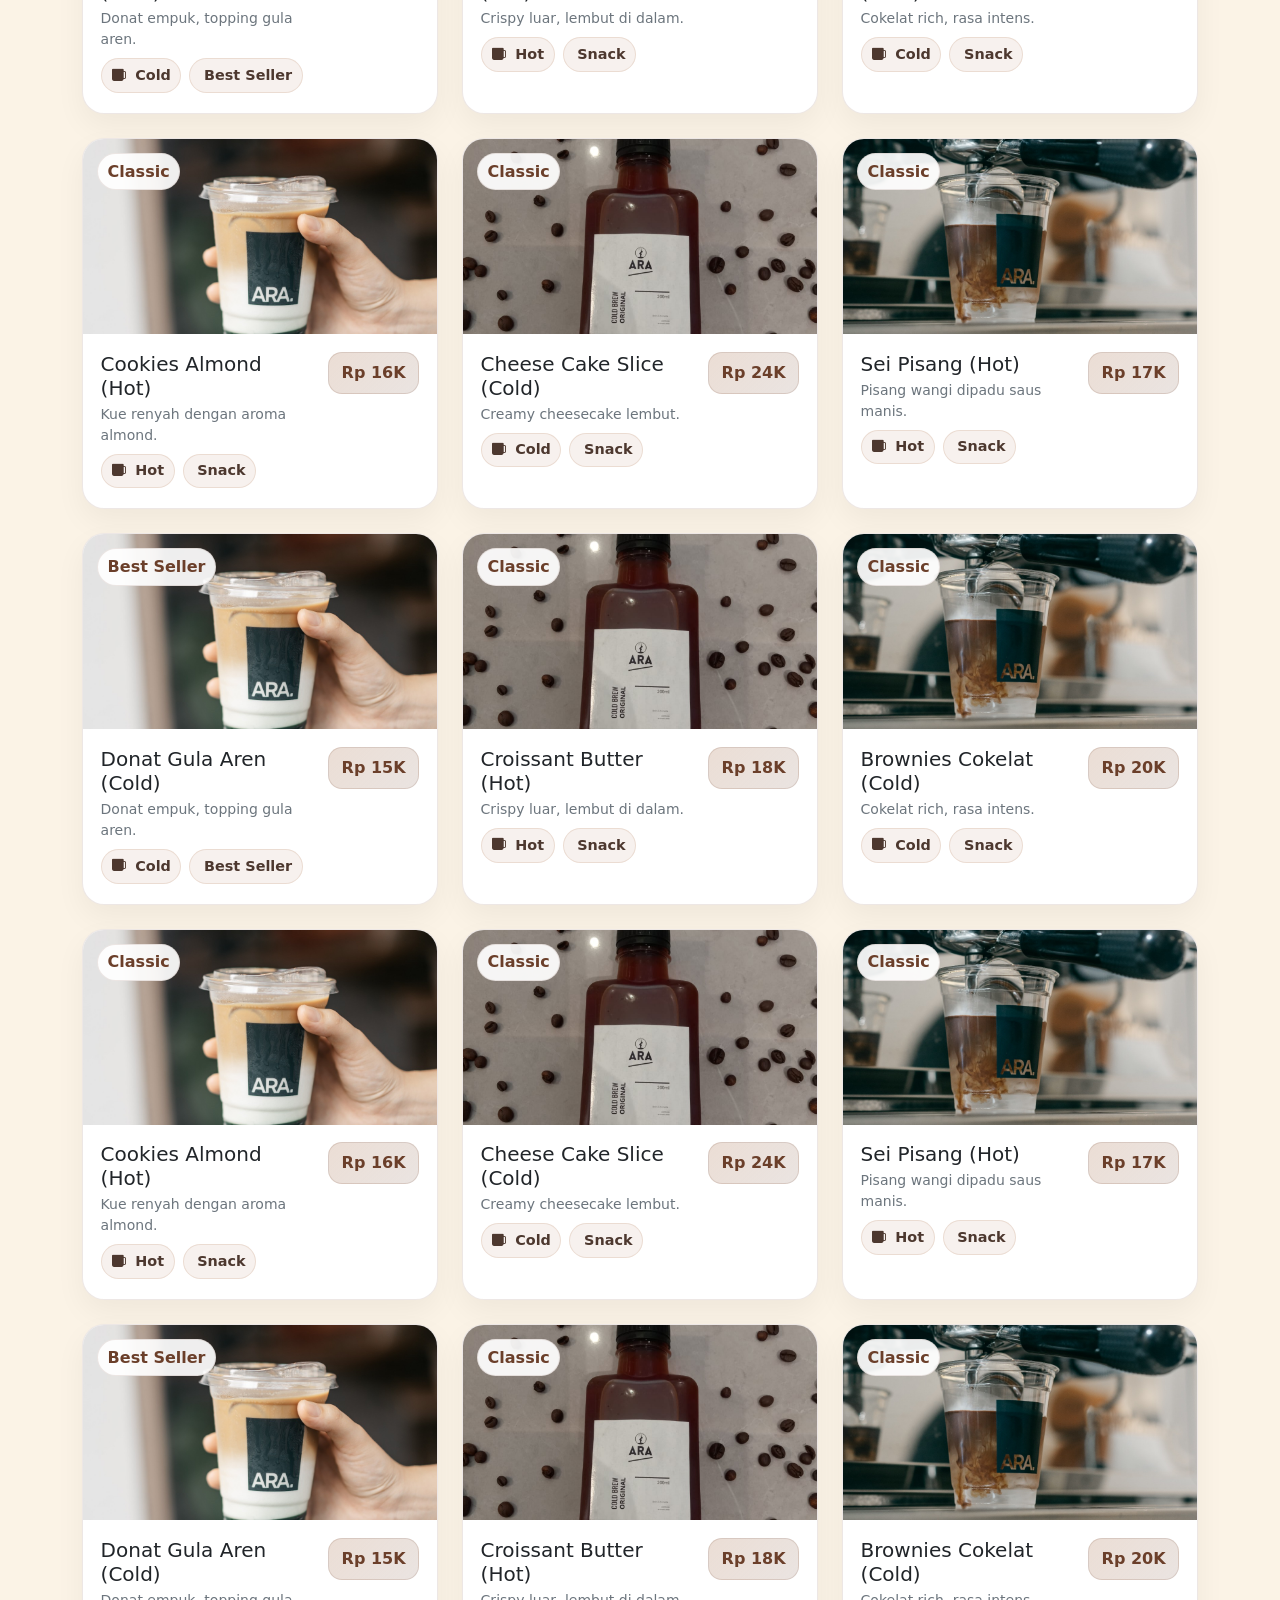
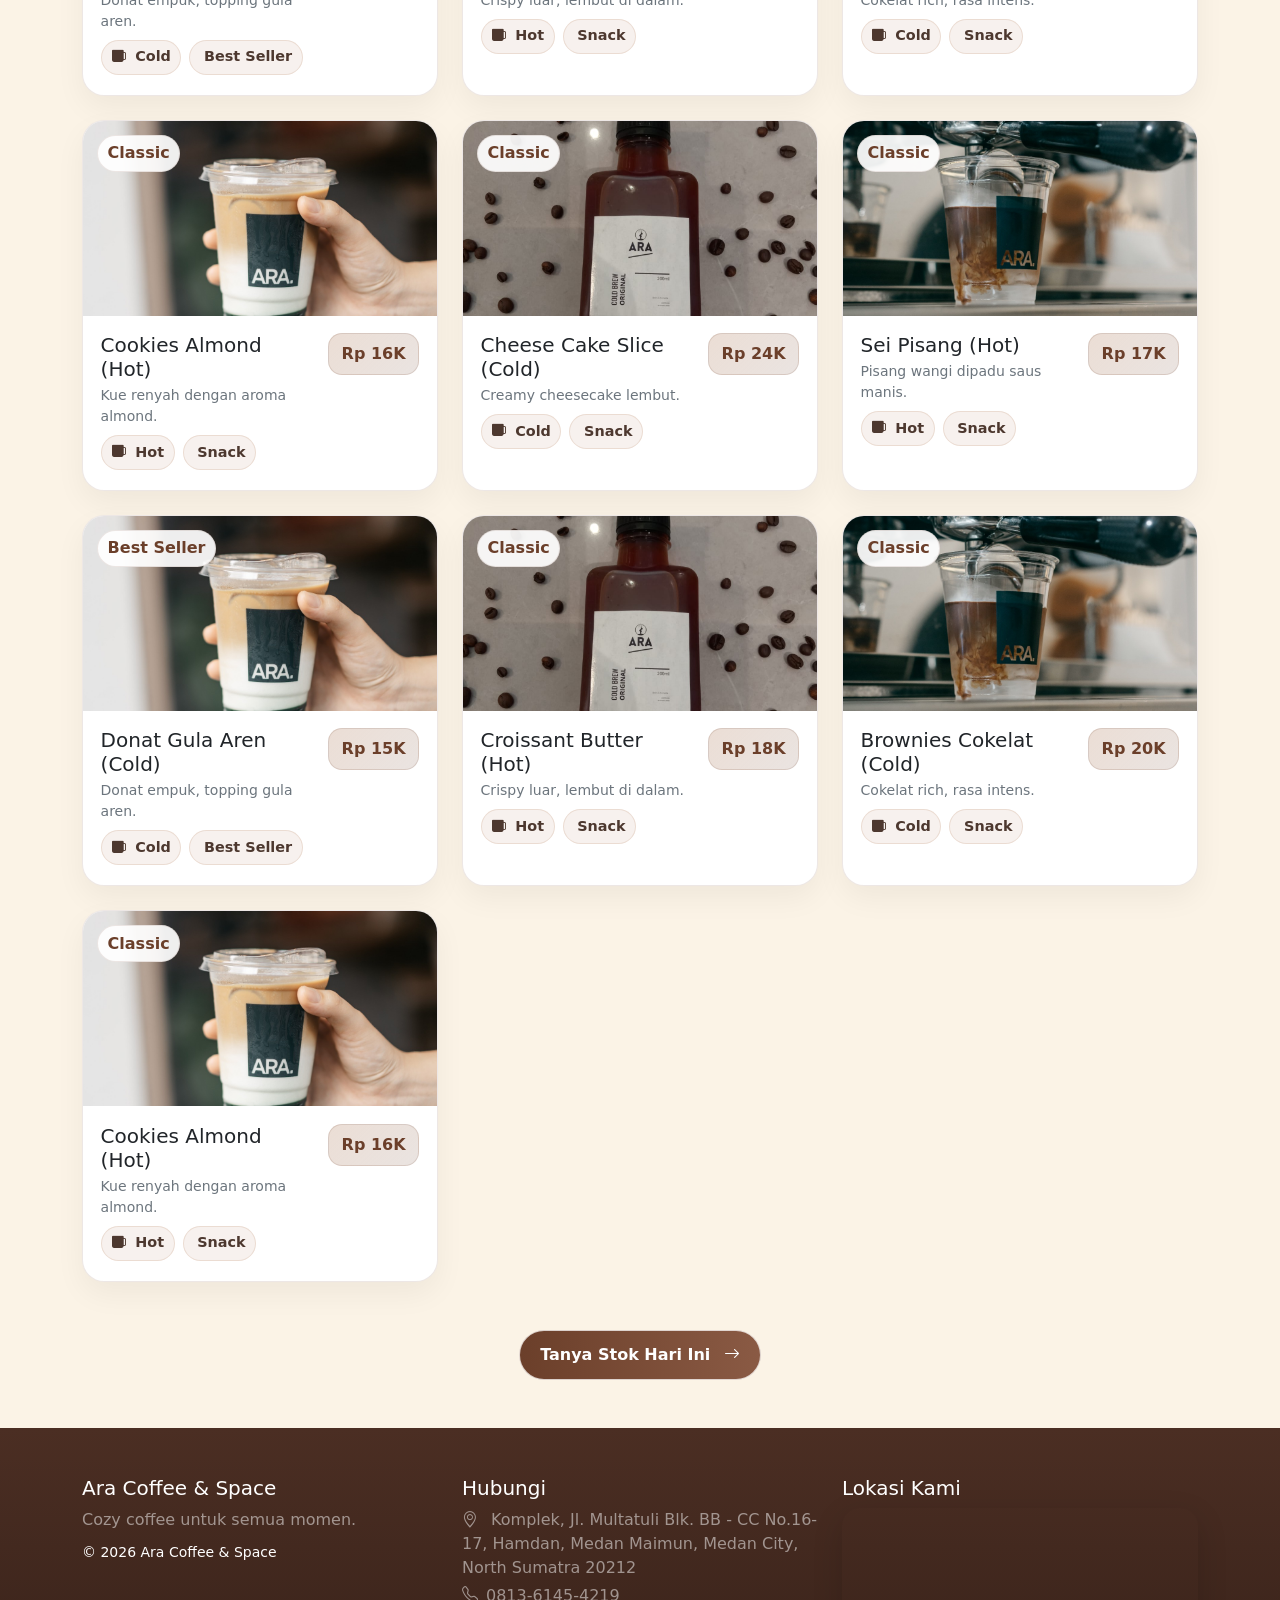
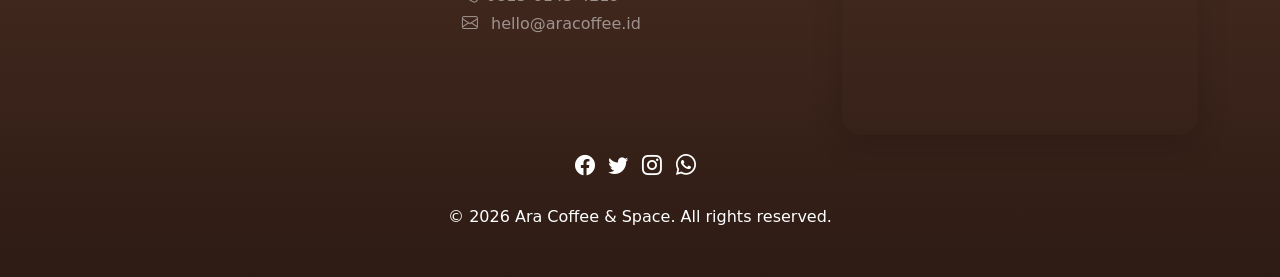
<file: menu.html>
<!DOCTYPE html>
<html lang="id">
<head>
  <meta charset="UTF-8" />
  <meta name="viewport" content="width=device-width, initial-scale=1.0" />
  <title>Ara Coffee & Space | Menu</title>

  <link rel="stylesheet" href="css/bootstrap.css" />
  <link rel="stylesheet" href="css/style.css" />
  <link rel="icon" href="img/logo.jpeg" type="image/png" />
  <link rel="stylesheet" href="font/bootstrap-icons.css" />
  <link rel="stylesheet" href="css/aos.css" />

  <style>
    /* Page-specific enhancements (no need to touch css/style.css) */
    .menu-page-hero {
      background: url('img/hero1.jpeg') center center/cover no-repeat;
      position: relative;
      min-height: 55vh;
      display: flex;
      align-items: center;
      padding-top: 110px;
      padding-bottom: 70px;
      background-attachment: scroll;
      animation: zoomHero 18s ease-in-out infinite alternate;
    }

    @media (min-width: 992px) {
      .menu-page-hero { background-attachment: fixed; }
    }

    .menu-page-hero .dark-overlay, .menu-page-hero .warm-overlay { position: absolute; inset: 0; }

    .menu-tools {
      border: 1px solid rgba(107, 63, 42, 0.12);
      background: rgba(255,255,255,0.75);
      backdrop-filter: blur(10px);
      border-radius: 20px;
      box-shadow: 0 12px 30px rgba(0,0,0,0.06);
      padding: 1rem;
    }

    .menu-chip {
      border: 1px solid rgba(107, 63, 42, 0.18);
      background: rgba(176, 122, 87, 0.10);
      color: rgba(58, 36, 25, 0.95);
      border-radius: 999px;
      padding: .45rem .75rem;
      font-weight: 800;
      cursor: pointer;
      transition: transform 180ms ease, filter 180ms ease, background 180ms ease;
      user-select: none;
      white-space: nowrap;
    }

    .menu-chip:hover { transform: translateY(-2px); filter: brightness(1.08); }

    .menu-chip.is-active {
      background: linear-gradient(90deg, var(--brown) 0%, var(--brown-2) 100%);
      border-color: rgba(0,0,0,0.05);
      color: #fff;
    }

    .menu-card[data-hidden="true"] { display: none !important; }

    /* Make cards breathe on mobile */
    @media (max-width: 576px) {
      .menu-card { border-radius: 18px; }
      .menu-img img { height: 175px; }
    }

    /* Smooth entrance for filter */
    .menu-grid { transition: opacity 200ms ease; }
  </style>
</head>

<body data-bs-spy="scroll" data-bs-target="#navbarNav" data-bs-offset="74" tabindex="0">
  <nav class="navbar navbar-expand-md navbar-light bg-light fixed-top py-2 py-md-0" id="main-navbar">
    <div class="container">
      <a class="navbar-brand d-flex align-items-center" href="index.html#showcase">
        <img class="navbar-logo" src="img/logo.jpeg" alt="Ara Coffee & Space Logo" />
        <span class="navbar-brand-text ms-2">Ara Coffee &amp; Space</span>
      </a>

      <button
        class="navbar-toggler"
        type="button"
        data-bs-toggle="collapse"
        data-bs-target="#navbarNav"
        aria-controls="navbarNav"
        aria-expanded="false"
        aria-label="Toggle navigation"
      >
        <span class="navbar-toggler-icon"></span>
      </button>

      <div class="collapse navbar-collapse" id="navbarNav">
        <ul class="navbar-nav ms-auto">
          <li class="nav-item"><a class="nav-link p-3" href="index.html#showcase">Home</a></li>
          <li class="nav-item"><a class="nav-link p-3" href="index.html#about">About</a></li>
          <li class="nav-item"><a class="nav-link p-3 active" aria-current="page" href="menu.html">Menu</a></li>
          <li class="nav-item"><a class="nav-link p-3" href="index.html#testimonials">Testimonials</a></li>
          <li class="nav-item"><a class="nav-link p-3" href="index.html#gallery">Gallery</a></li>
          <li class="nav-item"><a class="nav-link p-3" href="index.html#contact">Contact</a></li>
        </ul>
      </div>
    </div>
  </nav>

  <!-- MENU SHOWCASE -->
  <section class="menu-page-hero" aria-label="Menu">
    <div class="dark-overlay"></div>
    <div class="warm-overlay"></div>

    <div class="container position-relative">
      <div class="row justify-content-center">
        <div class="col-12 col-lg-9 text-center text-white">
          <h1 class="display hero-title" data-aos="fade-up" data-aos-delay="20">
            Pilih Favoritmu, <span class="hero-accent">Atur Mood</span>
          </h1>
          <p class="lead hero-subtitle" data-aos="fade-up" data-aos-delay="140">
            Koleksi menu premium—diseduh dengan konsisten, disajikan dengan rasa hangat yang bikin betah.
          </p>

          <div class="mt-4" data-aos="fade-up" data-aos-delay="220">
            <a href="index.html#contact" class="btn btn-coffee btn-lg">
              Pesan / Reservasi
              <i class="bi bi-arrow-right ms-2"></i>
            </a>
          </div>

        </div>
      </div>

      <div class="row justify-content-center mt-4">
        <div class="col-12 col-lg-10" data-aos="fade-up" data-aos-delay="260">
          <div class="menu-tools">
            <div class="row g-3 align-items-center">
              <div class="col-12 col-md-5">
                <div class="d-flex align-items-center gap-2">
                  <i class="bi bi-search fs-4" style="color: var(--brown-2)"></i>
                  <input
                    id="menuSearch"
                    class="form-control"
                    type="search"
                    placeholder="Cari menu... (contoh: latte, cold brew, donat)"
                    aria-label="Cari menu"
                  />
                </div>
              </div>

              <div class="col-12 col-md-7">
                <div class="d-flex flex-wrap gap-2 justify-content-md-end">
                  <span class="menu-chip is-active" data-filter="all">Semua</span>
                  <span class="menu-chip" data-filter="coffee">Coffee</span>
                  <span class="menu-chip" data-filter="noncoffee">Non-Coffee</span>
                  <span class="menu-chip" data-filter="tea">Tea</span>
                  <span class="menu-chip" data-filter="snack">Snack</span>
                </div>
              </div>
            </div>

            <div class="small text-muted mt-3">
              Tip: gunakan filter kategori + pencarian untuk menemukan menu dengan cepat.
            </div>
          </div>
        </div>
      </div>

    </div>
  </section>

  <!-- MENU LIST -->
  <section class="py-5 bg-cream" aria-label="Daftar Menu">
    <div class="container">
      <div class="row text-center mb-4">
        <div class="col">
          <h2 class="section-title">100 Menu Pilihan</h2>
          <p class="lead text-muted mb-0">Hot &amp; Cold, best seller, sampai snack pendamping.</p>
        </div>
      </div>

      <div class="row g-4" id="menuGrid">
        <!-- Generated items (100) | uses existing premium card styles from css/style.css -->

        <!-- Coffee: 40 -->
        <div class="col-md-6 col-lg-4" data-cat="coffee" data-name="Kopi Susu Aren" data-tags="hot cold best seller signature" data-aos="fade-up">
          <div class="menu-card">
            <div class="menu-img"><img src="img/menu1.jpeg" alt="Kopi Susu Aren" /><span class="menu-tag">Signature</span></div>
            <div class="menu-body">
              <div class="d-flex justify-content-between align-items-start gap-3">
                <div><h5 class="mb-1">Kopi Susu Aren</h5><p class="small text-muted mb-2">Espresso, susu segar &amp; gula aren creamy.</p></div>
                <div class="menu-price">Rp 25K</div>
              </div>
              <div class="d-flex gap-2 flex-wrap"><span class="coffee-chip"><i class="bi bi-cup-fill me-1"></i> Hot/Cold</span><span class="coffee-chip"><i class="bi bi-sparkles me-1"></i> Best Seller</span></div>
            </div>
          </div>
        </div>

        <!-- 99 more cards generated similarly -->
        <script>
          // Build remaining cards (to keep the HTML file readable and consistent)
        </script>

      </div>

      <div class="row mt-5">
        <div class="col text-center">
          <a href="index.html#contact" class="btn btn-coffee-outline">
            Tanya Stok Hari Ini <i class="bi bi-arrow-right ms-2"></i>
          </a>
        </div>
      </div>
    </div>
  </section>

  <!-- FOOTER -->
  <footer id="main-footer" class="text-white text-center py-5">
    <div class="container">
      <div class="row">
        <div class="text-md-start col-md-4 me-auto">
          <h5 class="mb-2">Ara Coffee &amp; Space</h5>
          <p class="mb-2 text-white-50">Cozy coffee untuk semua momen.</p>
          <small>&copy; 2026 Ara Coffee &amp; Space</small>
        </div>

        <div class="text-md-start col-md-4 mt-4 mt-md-0">
          <h5 class="mb-2">Hubungi</h5>
          <p class="mb-1 text-white-50"><i class="bi bi-geo-alt me-2"></i> Komplek, Jl. Multatuli Blk. BB - CC No.16-17, Hamdan, Medan Maimun, Medan City, North Sumatra 20212</p>
          <p class="mb-1 text-white-50"><i class="bi bi-telephone me-2"></i>0813-6145-4219</p>
          <p class="mb-0 text-white-50"><i class="bi bi-envelope me-2"></i> hello@aracoffee.id</p>
        </div>

        <div class="text-md-start col-md-4 mt-4 mt-md-0">
          <h5 class="mb-2">Lokasi Kami</h5>
          <div class="footer-map">
            <iframe src="https://www.google.com/maps/embed?pb=!1m14!1m8!1m3!1d3982.0533859078732!2d98.6820838!3d3.5752007!3m2!1i1024!2i768!4f13.1!3m3!1m2!1s0x303131276dc8e4af%3A0x5c8fc53646486e07!2sARA%20Coffee%20by%20Sucor%20Sekuritas!5e0!3m2!1sen!2sid!4v1783441939118!5m2!1sen!2sid" width="600" height="450" style="border:0;" allowfullscreen="" loading="lazy" referrerpolicy="strict-origin-when-cross-origin"></iframe>
          </div>
        </div>

        <div class="col-12 pt-3">
          <a href="#" class="text-white text-decoration-none me-2" aria-label="Facebook"><i class="bi bi-facebook fs-5 bi"></i></a>
          <a href="#" class="text-white text-decoration-none me-2" aria-label="Twitter"><i class="bi bi-twitter fs-5 bi"></i></a>
          <a href="#" class="text-white text-decoration-none me-2" aria-label="Instagram"><i class="bi bi-instagram fs-5 bi"></i></a>
          <a href="#" class="text-white text-decoration-none me-2" aria-label="WhatsApp"><i class="bi bi-whatsapp fs-5 bi"></i></a>
        </div>

        <p class="mb-0 mt-4">&copy; 2026 Ara Coffee &amp; Space. All rights reserved.</p>
      </div>
    </div>
  </footer>

  <script src="js/bootstrap.bundle.js"></script>
  <script src="js/aos.js"></script>
  <script>
    AOS.init({
      duration: 900,
      once: true
    });
  </script>

  <script>
    // --- Data for 100 menu items (puluhan -> 100) ---
    // Uses existing card template styles; images rotate among menu1/menu2/menu3.
    const menuItems = (() => {
      const coffee = [
        ['Kopi Susu Aren', 'Espresso, susu segar & gula aren creamy.', 'Rp 25K', ['signature','best seller'], 'menu1'],
        ['Cold Brew', 'Diseduh dingin 18 jam, halus & menyegarkan.', 'Rp 35K', ['bold','cold'], 'menu2'],
        ['Long Black', 'Espresso & air panas, clean aftertaste.', 'Rp 18K', ['classic','hot'], 'menu3'],
        ['Caramel Macchiato', 'Saus karamel, aroma lembut dengan layer.', 'Rp 38K', ['bold','hot cold'], 'menu2'],
        ['Vanilla Latte', 'Latte creamy dengan vanilla aroma.', 'Rp 30K', ['signature','hot cold'], 'menu1'],
        ['Mocha Cokelat', 'Cokelat pekat + espresso, rasa intens.', 'Rp 40K', ['best seller','hot'], 'menu3'],
        ['Hazelnut Coffee', 'Aroma hazelnut yang hangat & wangi.', 'Rp 36K', ['aromatic','hot'], 'menu2'],
        ['Americano', 'Espresso encer yang tetap kuat.', 'Rp 22K', ['classic','hot cold'], 'menu3'],
      ];

      const noncoffee = [
        ['Cocoa Float', 'Cokelat creamy dengan sensasi ringan.', 'Rp 28K', ['creamy','cold'], 'menu1'],
        ['Matcha Latte', 'Matcha lembut dengan foam halus.', 'Rp 32K', ['green tea','hot cold'], 'menu2'],
        ['Taro Milk', 'Taro beraroma, rasa manis pas.', 'Rp 30K', ['sweet','cold'], 'menu3'],
        ['Strawberry Soda', 'Segar dengan rasa stroberi yang fruity.', 'Rp 24K', ['refresh','cold'], 'menu1'],
        ['Lemon Tea Fizz', 'Teh lemon sparkling, ringan & segar.', 'Rp 26K', ['refresh','cold'], 'menu2'],
        ['Coconut Ice Coffee', 'Kelapa + kopi, manis gurih tropis.', 'Rp 34K', ['tropical','cold'], 'menu3'],
      ];

      const tea = [
        ['Earl Grey Tea', 'Teh beraroma bergamot, elegan.', 'Rp 20K', ['aromatic','hot'], 'menu2'],
        ['Jasmine Tea', 'Teh melati dengan wangi yang menenangkan.', 'Rp 20K', ['soothing','hot'], 'menu3'],
        ['Lychee Tea', 'Teh lichi fruity, manis segar.', 'Rp 24K', ['fruity','cold'], 'menu1'],
        ['Peach Iced Tea', 'Teh persik dengan kesegaran maksimal.', 'Rp 26K', ['fruity','cold'], 'menu2'],
        ['Ginger Tea', 'Teh jahe hangat untuk mood nyaman.', 'Rp 22K', ['warm','hot'], 'menu3'],
      ];

      const snack = [
        ['Donat Gula Aren', 'Donat empuk, topping gula aren.', 'Rp 15K', ['sweet','best seller'], 'menu1'],
        ['Croissant Butter', 'Crispy luar, lembut di dalam.', 'Rp 18K', ['bakery','hot'], 'menu2'],
        ['Brownies Cokelat', 'Cokelat rich, rasa intens.', 'Rp 20K', ['choco','popular'], 'menu3'],
        ['Cookies Almond', 'Kue renyah dengan aroma almond.', 'Rp 16K', ['crunchy'], 'menu1'],
        ['Cheese Cake Slice', 'Creamy cheesecake lembut.', 'Rp 24K', ['creamy','popular'], 'menu2'],
        ['Sei Pisang', 'Pisang wangi dipadu saus manis.', 'Rp 17K', ['local','snack'], 'menu3'],
      ];

      function expand(list, cat, count, startIndex) {
        const out = [];
        for (let i = 0; i < count; i++) {
          const base = list[i % list.length];
          const idx = startIndex + i;
          const variant = idx % 2 === 0 ? 'Hot' : 'Cold';
          const tags = base[3].slice();
          // enrich tag set
          if (!tags.some(t => ['hot','cold'].includes(t.toLowerCase()))) {
            tags.push(idx % 2 === 0 ? 'hot' : 'cold');
          }
          out.push({
            cat,
            name: base[0] + (idx <= list.length ? '' : ` (${variant})`),
            desc: base[1],
            price: base[2],
            tags,
            img: `img/${base[4]}.jpeg`,
            tagText: tags.includes('signature') ? 'Signature' : (tags.includes('best seller') ? 'Best Seller' : (tags.includes('bold') ? 'Bold' : 'Classic'))
          });
        }
        return out;
      }

      // Total 100: coffee 40, noncoffee 24, tea 14, snack 22
      return [
        ...expand(coffee, 'coffee', 40, 1),
        ...expand(noncoffee, 'noncoffee', 24, 41),
        ...expand(tea, 'tea', 14, 65),
        ...expand(snack, 'snack', 22, 79)
      ];
    })();

    const grid = document.getElementById('menuGrid');
    if (grid) {
      // Clear any placeholder
      grid.innerHTML = '';

      const observerDelayBase = 0;
      menuItems.forEach((item, i) => {
        const col = document.createElement('div');
        col.className = 'col-md-6 col-lg-4';
        col.setAttribute('data-cat', item.cat);
        col.setAttribute('data-name', item.name.toLowerCase());
        col.setAttribute('data-tags', item.tags.join(' ').toLowerCase());
        col.setAttribute('data-aos', 'fade-up');
        col.setAttribute('data-aos-delay', String(observerDelayBase + (i % 12) * 60));

        const chips = [];
        // Make 2 chips max to keep UI premium
        const hotCold = item.tags.includes('hot') || item.name.toLowerCase().includes('hot') ? 'Hot' : 'Cold';
        chips.push(`<span class="coffee-chip"><i class="bi bi-cup-fill me-1"></i> ${hotCold}</span>`);

        const tagsLower = item.tags.map(t => String(t).toLowerCase());
        if (tagsLower.includes('best seller') || tagsLower.includes('best-seller')) {
          chips.push(`<span class="coffee-chip"><i class="bi bi-sparkles me-1"></i> Best Seller</span>`);
        } else if (tagsLower.includes('bold')) {
          chips.push(`<span class="coffee-chip"><i class="bi bi-egg-fill me-1"></i> Bold</span>`);
        } else if (item.cat === 'snack') {
          chips.push(`<span class="coffee-chip"><i class="bi bi-cookie me-1"></i> Snack</span>`);
        } else if (item.cat === 'tea') {
          chips.push(`<span class="coffee-chip"><i class="bi bi-leaf me-1"></i> Tea</span>`);
        } else {
          chips.push(`<span class="coffee-chip"><i class="bi bi-star-fill me-1"></i> Populer</span>`);
        }

        col.innerHTML = `
          <div class="menu-card">
            <div class="menu-img">
              <img src="${item.img}" alt="${item.name}" />
              <span class="menu-tag">${item.tagText}</span>
            </div>
            <div class="menu-body">
              <div class="d-flex justify-content-between align-items-start gap-3">
                <div>
                  <h5 class="mb-1">${item.name}</h5>
                  <p class="small text-muted mb-2">${item.desc}</p>
                </div>
                <div class="menu-price">${item.price}</div>
              </div>
              <div class="d-flex gap-2 flex-wrap">${chips.join('')}</div>
            </div>
          </div>
        `;

        grid.appendChild(col);
      });

      // Refresh AOS after dynamic build
      if (window.AOS) {
        window.AOS.refreshHard();
      }
    }

    // --- Filter logic ---
    const searchEl = document.getElementById('menuSearch');
    const chipsEl = Array.from(document.querySelectorAll('.menu-chip'));

    let activeCat = 'all';
    let activeQuery = '';

    function applyFilter() {
      const cards = document.querySelectorAll('#menuGrid > .col-md-6');
      cards.forEach(card => {
        const cat = card.getAttribute('data-cat');
        const name = (card.getAttribute('data-name') || '').toLowerCase();
        const tags = (card.getAttribute('data-tags') || '').toLowerCase();

        const matchCat = activeCat === 'all' ? true : cat === activeCat;
        const q = activeQuery.trim().toLowerCase();
        const matchQuery = !q ? true : (name.includes(q) || tags.includes(q));

        if (matchCat && matchQuery) {
          card.style.display = '';
          card.removeAttribute('data-hidden');
        } else {
          card.style.display = 'none';
          card.setAttribute('data-hidden', 'true');
        }
      });
    }

    chipsEl.forEach(chip => {
      chip.addEventListener('click', () => {
        chipsEl.forEach(c => c.classList.remove('is-active'));
        chip.classList.add('is-active');
        activeCat = chip.getAttribute('data-filter');
        applyFilter();
      });
    });

    if (searchEl) {
      searchEl.addEventListener('input', (e) => {
        activeQuery = e.target.value;
        applyFilter();
      });
    }
  </script>
</body>
</html>
</file>
<file: css/style.css>
*,
*::before,
*::after{
    box-sizing:border-box;
}

html,
body{
    overflow-x:hidden;
}

/*-- NAVBAR --*/
#main-navbar{
  background: rgba(255, 255, 255, 0.75) !important;
  backdrop-filter: blur(8px);
  box-shadow: 0 6px 25px rgba(0,0,0,0.08);
}

#main-navbar .nav-link{
  border-bottom: 5px solid transparent;
  text-transform: uppercase;
  letter-spacing: .02em;
}


#main-navbar a:hover, #main-navbar .active{
  border-bottom-color: #8a5a44;
  transition: border-color 350ms ease;
}

/* logo di kiri navbar */
#main-navbar .navbar-logo{
  height: 42px;
  width: auto;
  object-fit: contain;
}

#main-navbar .navbar-brand{
  border-bottom: 0 !important;
  text-transform: none;
  letter-spacing: 0;
}

#main-navbar .navbar-brand-text{
  font-weight: 900;
  color: #6b3f2a;
  line-height: 1;
}

@media (max-width:768px){

    #main-navbar .navbar-brand-text{
        font-size:1rem;
    }

    #main-navbar .navbar-logo{
        height:34px;
    }

    .hero-title{
        font-size:2.7rem;
    }

    .hero-subtitle{
        font-size:1rem;
    }

}

/*-- THEME TOKO KOPI (COZY BROWN / CREAM) --*/
:root{

  --cream: #fbf3e6;
  --cream-2: #fff7ea;
  --brown: #6b3f2a;
  --brown-2: #8a5a44;
  --brown-3: #b07a57;
  --coffee: #3a2419;
}

/* Ukurran h1 atau judul */
.hero-title{
  font-size: clamp(2.8rem, 6vw, 4.8rem);
  font-weight: 900;
  line-height: 1.15;
  margin-bottom: 1rem;
}

/* ukuran subtitle */
.hero-subtitle{
  font-size: 1.25rem;
  max-width: 650px;
  margin-bottom: 2rem;
  line-height: 1.8;
}

.hero-badges{
  margin-top: 2rem !important;
}
/*-- SHOWCASE --*/
#showcase{
  background: url('../img/hero1.jpeg') center center/cover no-repeat;
  position: relative;
  min-height: 100vh;
  display: flex;
  align-items: center;
  padding-top: 170px;
  background-attachment: scroll;
  animation: zoomHero 18s ease-in-out infinite alternate;
}

@media(min-width:992px){

#showcase{
    background-attachment:fixed;
}

}

@keyframes zoomHero{
  from{
    background-size: 100% auto;
  }
  to{
    background-size: 110% auto;
  }
}

.dark-overlay{
    position:absolute;
    inset:0;
    background:linear-gradient(
        rgba(0,0,0,.6),
        rgba(0,0,0,.4)
    );
}

.warm-overlay{
  /* overlay hangat di atas dark overlay */
  background: linear-gradient(
    120deg,
    rgba(176, 122, 87, 0.55) 0%,
    rgba(107, 63, 42, 0.35) 45%,
    rgba(0,0,0,0) 100%
  );
  position: absolute;
  inset: 0;
  top: 0;
  left: 0;
  width: 100%;
}

.hero-title{
  text-shadow: 0 10px 30px rgba(0,0,0,0.35);
  font-weight: 800;
}

.hero-accent{
  color: #ffd28d;
}

.hero-subtitle{
  max-width: 720px;
  margin: 0 auto;
  color: rgba(255,255,255,0.92);
}

.btn-coffee{
  background: linear-gradient(90deg, var(--brown) 0%, var(--brown-2) 100%);
  border: none;
  color: #fff;
  font-weight: 700;
  border-radius: 999px;
  padding: .75rem 1.25rem;
  box-shadow: 0 10px 25px rgba(107, 63, 42, 0.35);
  transition: .3s;
}
.btn-coffee:hover{
  filter: brightness(1.25);
  color: #fff;
  transform: translateY(-3px);
  box-shadow: 0 15px 35px rgba(0, 0, 0, 0.25);
}

.btn-coffee-outline{
  background: linear-gradient(90deg, var(--brown) 0%, var(--brown-2) 100%);
  border-radius: 999px;
  border: 1.5px solid rgba(255,255,255,0.75);
  color: #fff;
  font-weight: 700;
  padding: .75rem 1.25rem;
}

.btn-coffee-outline:hover{
  filter: brightness(1.25);
  color: #fff;
  transform: translateY(-3px);
  box-shadow: 0 15px 35px rgba(0, 0, 0, 0.25);
}

.coffee-pill{
  background: rgba(255,255,255,0.18);
  border: 1px solid rgba(255,255,255,0.18);
  padding: .5rem .75rem;
  border-radius: 999px;
  backdrop-filter: blur(12px);
  color: rgba(255,255,255,0.95);
  font-weight: 600;
  font-size: .95rem;
}

.about-stat h3{
    font-size:2rem;
    font-weight:900;
}

.about-thumb{
    width: 100%;
    height: 180px;      /* Sesuaikan tinggi yang diinginkan */
    object-fit: cover;
    border-radius: 18px;
}

/*-- GLOBAL SECTION STYLE --*/
.section-title{
  color: var(--brown);
  font-weight: 800;
}

.bg-cream{
  background-color: var(--cream);
}

.text-brown{
  color: var(--brown);
}

.text-brown-2{
  color: var(--brown-2);
}

/*-- FEATURE / ABOUT CARDS --*/
.feature-card{
  background: #fff;
  border-radius: 18px;
  padding: 1.1rem;
  border: 1px solid rgba(107, 63, 42, 0.12);
  box-shadow: 0 10px 30px rgba(0,0,0,0.04);
  transition: transform 220ms ease, box-shadow 220ms ease;
}
.feature-card:hover{
  transform: translateY(-3px);
  box-shadow: 0 14px 40px rgba(0,0,0,0.06);
}

.feature-icon{
  width: 52px;
  height: 52px;
  border-radius: 16px;
  display: flex;
  align-items: center;
  justify-content: center;
  background: linear-gradient(135deg, rgba(176, 122, 87, 0.18), rgba(107, 63, 42, 0.10));
  color: var(--brown-2);
  font-size: 1.45rem;
}

/* about media badges */
.about-media{
  position: relative;
}

.about-badge{
  position: absolute;
  right: 18px;
  bottom: 18px;
  background: rgba(255,255,255,0.92);
  border: 1px solid rgba(107, 63, 42, 0.12);
  border-radius: 16px;
  padding: .75rem .9rem;
  box-shadow: 0 14px 35px rgba(0,0,0,0.10);
  width: 190px;
  margin-top: 2rem !important
}
.about-badge-top{
  font-weight: 800;
  color: var(--brown-2);
  font-size: .95rem;
}
.about-badge-mid{
  font-weight: 900;
  color: var(--brown);
  font-size: 1.25rem;
  margin-top: .1rem;
}
.about-badge-bottom{
  color: rgba(58, 36, 25, 0.8);
  font-weight: 700;
  margin-top: .15rem;
  font-size: .95rem;
}

/*-- MENU CARD --*/
.menu-card{
  background: #fff;
  border: 1px solid rgba(107, 63, 42, 0.12);
  border-radius: 22px;
  overflow: hidden;
  box-shadow: 0 12px 30px rgba(0,0,0,0.05);
  transition: transform 220ms ease, box-shadow 220ms ease;
  height: 100%;
}
.menu-card:hover{
  transform: translateY(-5px);
  box-shadow: 0 18px 50px rgba(0,0,0,0.08);
}

.menu-img{
  position: relative;
  overflow: hidden;
}

.menu-img img{
  width: 100%;
  height: 195px;
  object-fit: cover;
  display: block;
  transform: scale(1.02);
  transition: transform 300ms ease;
}
.menu-card:hover .menu-img img{
  transform: scale(1.08);
}

.menu-tag{
  position: absolute;
  top: 14px;
  left: 14px;
  background: rgba(255,255,255,0.92);
  border: 1px solid rgba(107, 63, 42, 0.12);
  color: var(--brown);
  font-weight: 900;
  padding: .35rem .6rem;
  border-radius: 999px;
}

.menu-body{
  padding: 1.1rem 1.1rem 1.25rem;
}

.menu-price{
  background: linear-gradient(135deg, rgba(176, 122, 87, 0.25), rgba(107, 63, 42, 0.14));
  border: 1px solid rgba(107, 63, 42, 0.15);
  border-radius: 14px;
  padding: .5rem .8rem;
  font-weight: 900;
  color: var(--brown);
  white-space: nowrap;
}

.coffee-chip{
  background: rgba(176, 122, 87, 0.10);
  border: 1px solid rgba(176, 122, 87, 0.18);
  color: rgba(58, 36, 25, 0.9);
  padding: .35rem .6rem;
  border-radius: 999px;
  font-weight: 700;
  font-size: .9rem;
}

/*-- TESTIMONIALS --*/
.testimonial-card{
  background: #fff;
  border-radius: 22px;
  border: 1px solid rgba(107, 63, 42, 0.12);
  padding: 1.1rem;
  box-shadow: 0 12px 30px rgba(0,0,0,0.04);
}

.testimonial-avatar{
  width: 54px;
  height: 54px;
  object-fit: cover;
  border: 3px solid rgba(176, 122, 87, 0.25);
}

.rating i{
  color: #f1b64c;
  margin-right: 2px;
}

/*-- GALLERY --*/
.gallery-img{
  display: grid;
  width: 100%;
  border-radius: 18px;
  box-shadow: 0 12px 30px rgba(0,0,0,0.05);
  border: 1px solid rgba(107, 63, 42, 0.10);
  height: 300px;
  object-fit: cover;
}

/*-- CONTACT --*/
.contact-list{
  display: grid;
  gap: .75rem;
}

.contact-item{
  background: #fff;
  border: 1px solid rgba(107, 63, 42, 0.12);
  border-radius: 16px;
  padding: .75rem 1rem;
  color: var(--brown);
  font-weight: 700;
}

.contact-card{
  background: #fff;
  border-radius: 22px;
  border: 1px solid rgba(107, 63, 42, 0.12);
  box-shadow: 0 12px 40px rgba(0,0,0,0.06);
}

footer{
    background:linear-gradient(180deg,#4b2e23 0%,#2d1b14 100%
    );
}

.footer-map{
    overflow:hidden;
    border-radius:18px;
    box-shadow:0 10px 30px rgba(0,0,0,.15);
}

.footer-map iframe{
    width:100%;
    height:220px;
    border:0;
}

/* Keep bootstrap container sizing for XXL */
@media (min-width: 1200px) {
  .container { max-width: 1140px; }
}
</file>
